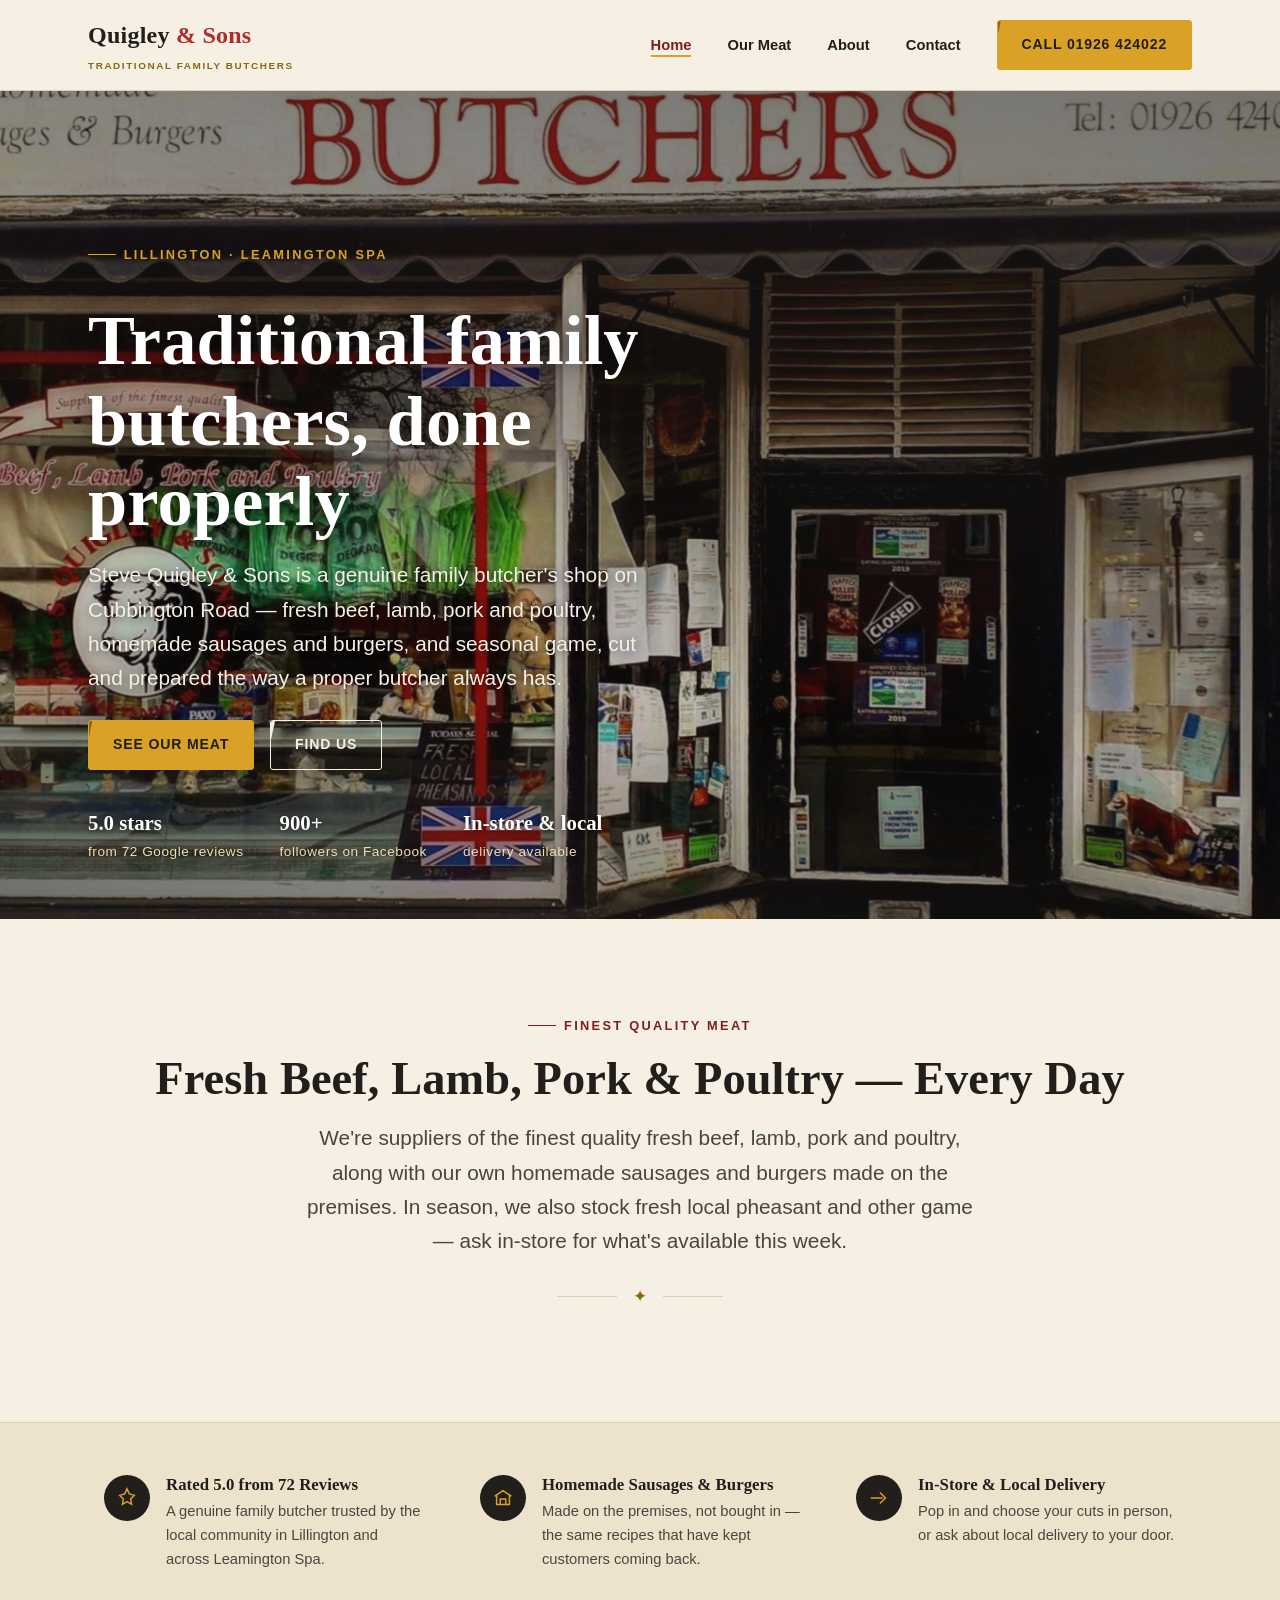
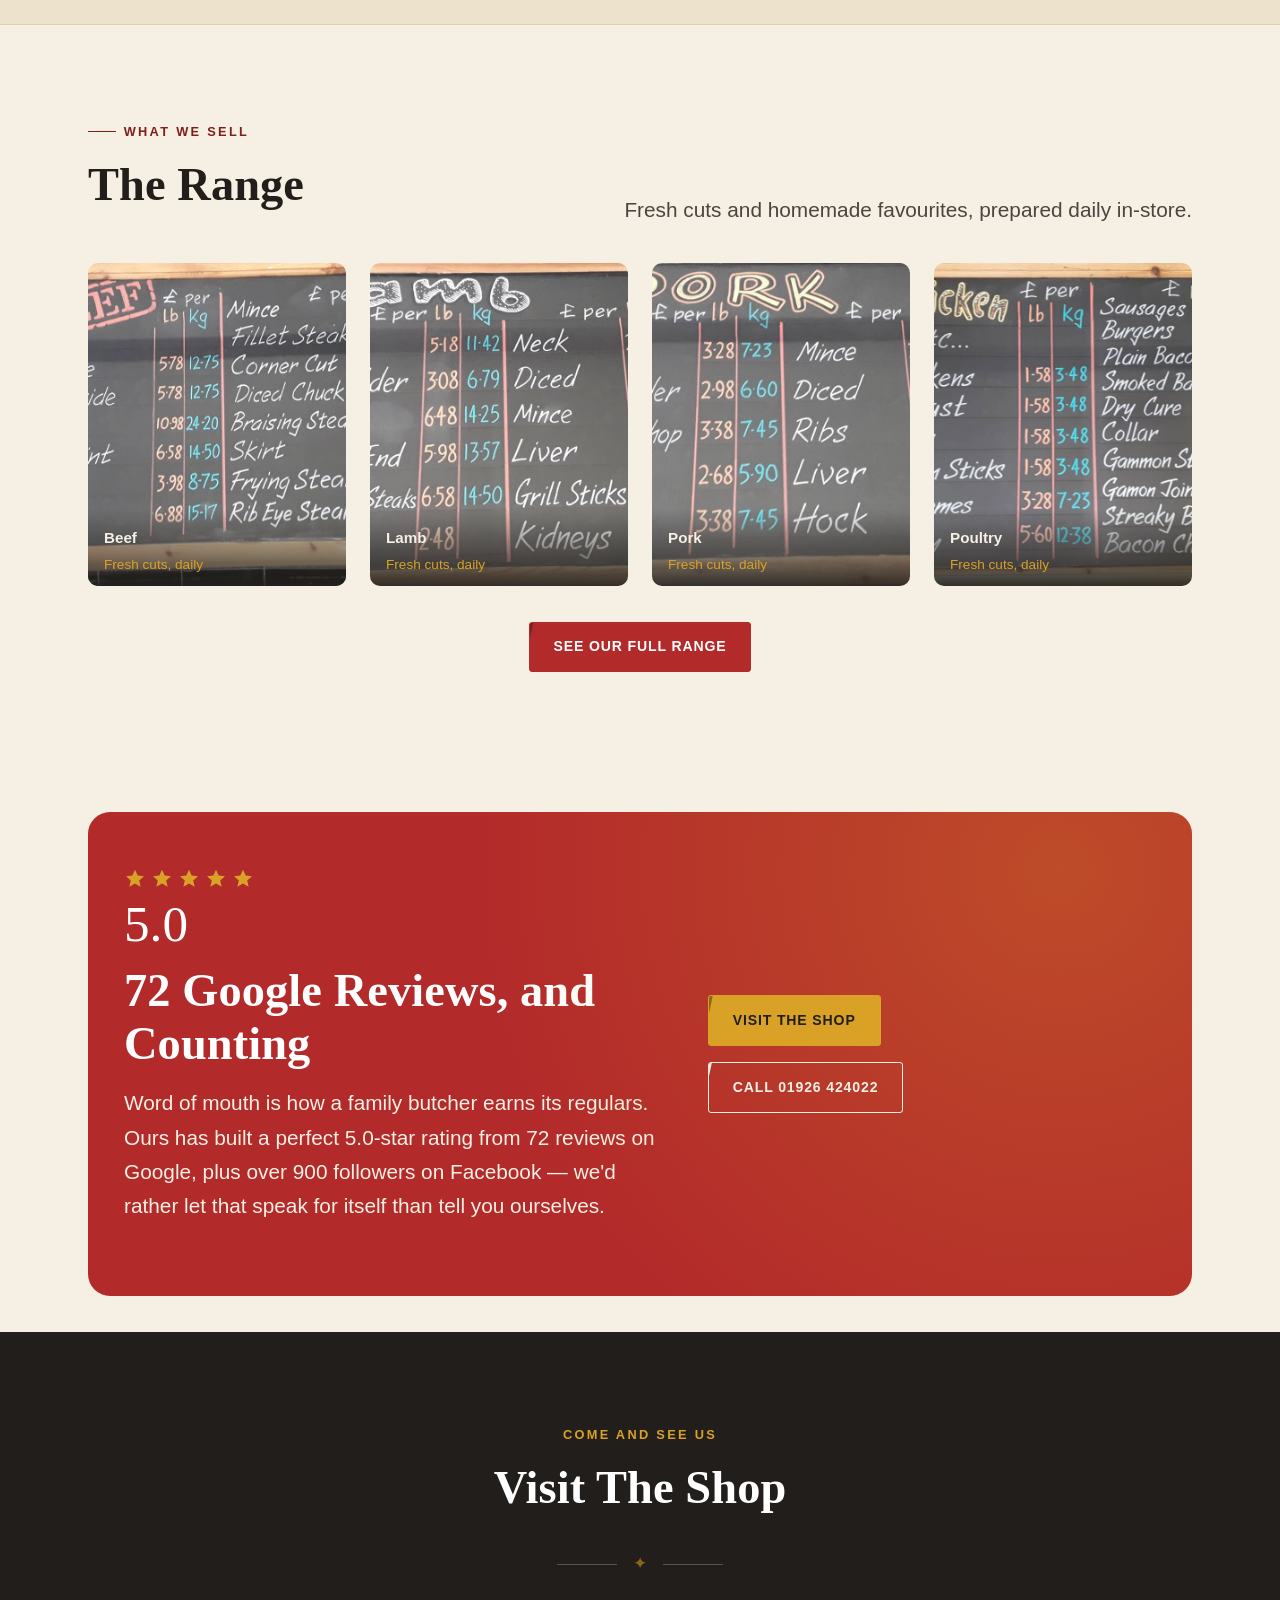
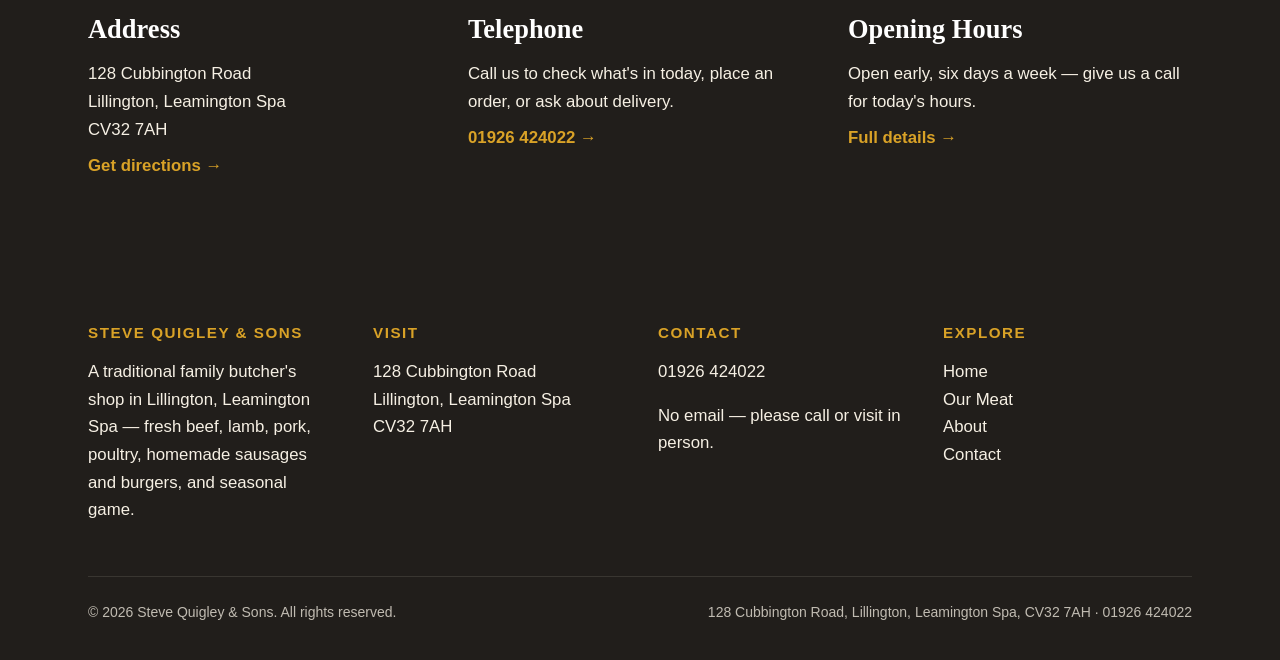
<file: index.html>
<!DOCTYPE html>
<html lang="en-GB" class="no-js">
<head>
<meta charset="UTF-8">
<meta name="viewport" content="width=device-width, initial-scale=1.0">
<title>Steve Quigley &amp; Sons — Traditional Family Butchers, Lillington, Leamington Spa</title>
<meta name="description" content="Steve Quigley &amp; Sons, 128 Cubbington Road, Lillington, Leamington Spa — a traditional family butcher's shop. Fresh beef, lamb, pork and poultry, homemade sausages and burgers, and seasonal game. Rated 5.0 from 72 Google reviews.">
<link rel="icon" type="image/svg+xml" href="assets/img/favicon.svg">
<link rel="stylesheet" href="assets/css/tokens.css">
<link rel="stylesheet" href="assets/css/main.css">
<style>
  /* ============================================================
     Home page — hero on the real shopfront photo + supporting sections
     Page-specific styles only; shared components live in main.css
     ============================================================ */

  /* ---- Hero ---- */
  .hero {
    position: relative;
    min-height: clamp(520px, 92vh, 880px);
    display: flex;
    align-items: flex-end;
    overflow: hidden;
    background: var(--color-charcoal);
  }
  .hero__media {
    position: absolute;
    inset: 0;
    overflow: hidden;
  }
  .hero__image {
    width: 100%;
    height: 100%;
    object-fit: cover;
    object-position: center 32%;
    transform: scale(1.06);
    filter: saturate(1);
    will-change: transform;
  }
  /* Scrim: charcoal wash, angled top -> transparent so the cream headline text
     stays legible without a flat cheap overlay. Paired with text-shadow on the
     headline/lead below for reliable legibility on top of a busy photo. */
  .hero__scrim {
    position: absolute;
    inset: 0;
    background: linear-gradient(190deg,
      rgba(33, 30, 27, 0.62) 0%,
      rgba(33, 30, 27, 0.48) 38%,
      rgba(33, 30, 27, 0.28) 68%,
      rgba(33, 30, 27, 0.66) 100%);
    transition: opacity 1.2s var(--ease-out);
  }
  @keyframes hero-settle {
    from { transform: scale(1.06); filter: saturate(0.92); }
    to   { transform: scale(1); filter: saturate(1); }
  }
  .hero__image.is-active {
    animation: hero-settle 5.5s var(--ease-out) forwards;
  }
  .hero__media.is-active .hero__scrim { opacity: 1; }
  .hero__scrim { opacity: 1; }

  /* Static / reduced-motion fallback: correct final composition, no motion */
  .hero__image.is-static {
    animation: none !important;
    transform: scale(1) !important;
    filter: none !important;
  }
  .hero__scrim.is-static { opacity: 0.78 !important; }

  .hero__content {
    position: relative;
    z-index: 2;
    width: 100%;
    padding-block: var(--space-6) var(--space-5);
    color: var(--color-cream);
  }
  .hero__eyebrow {
    color: var(--color-mustard);
    text-shadow: 0 1px 4px rgba(33, 30, 27, 0.7);
  }
  .hero__eyebrow::before { background: var(--color-mustard); }
  .hero__rule {
    width: 96px;
    height: 2px;
    background: var(--color-mustard);
    margin: 0 0 var(--space-2);
    transform: scaleX(0);
    transform-origin: left center;
    transition: transform 0.9s var(--ease-brass);
    transition-delay: 0.15s;
  }
  .hero__rule.is-active { transform: scaleX(1); }
  .hero__rule.is-static { transform: scaleX(1); transition: none; }

  .hero h1 {
    color: var(--color-white);
    max-width: 18ch;
    font-size: var(--fs-h1);
    text-shadow: 0 2px 20px rgba(0, 0, 0, 0.55);
  }
  .hero__lead {
    font-family: var(--font-sans);
    font-size: var(--fs-lead);
    color: var(--color-cream);
    max-width: 48ch;
    text-shadow: 0 1px 10px rgba(0, 0, 0, 0.5);
  }
  .hero__actions {
    display: flex;
    flex-wrap: wrap;
    gap: var(--space-2);
    margin-top: var(--space-3);
  }
  .hero__meta {
    margin-top: var(--space-4);
    display: flex;
    flex-wrap: wrap;
    gap: var(--space-4);
    font-family: var(--font-sans);
    font-size: 0.85rem;
    letter-spacing: 0.04em;
    color: var(--color-mustard-pale);
    text-shadow: 0 1px 6px rgba(0, 0, 0, 0.5);
  }
  .hero__meta strong {
    display: block;
    font-family: var(--font-display);
    font-size: 1.3rem;
    color: var(--color-white);
    letter-spacing: 0;
  }

  @media (prefers-reduced-motion: reduce) {
    .hero__image { transform: none; animation: none; }
    .hero__scrim { opacity: 0.78; }
    .hero__rule { transform: scaleX(1); transition: none; }
  }

  /* On narrow viewports this crop lands the real photo's own red "BUTCHERS"
     signage lettering directly behind the eyebrow — measured at only ~3:1
     against the real photo pixel there, below the 4.5:1 needed for text this
     small (per the QA rule: scrim + text-shadow together is not automatically
     enough — verified against the real photo, not just a screenshot). Give
     the eyebrow a solid dark chip so it reads cleanly regardless of what's
     behind it. !important guards against source-order drift since both
     rules share identical specificity. */
  @media (max-width: 639px) {
    .hero .eyebrow {
      background: rgba(33, 30, 27, 0.75) !important;
      color: var(--color-white) !important;
      padding: 0.3em 0.7em 0.3em 0 !important;
      border-radius: 2px !important;
    }
    .hero .eyebrow::before { background: var(--color-mustard) !important; }
  }

  /* ---- Intro / tagline ---- */
  .intro {
    text-align: center;
  }
  .intro__lead {
    margin-inline: auto;
    font-size: var(--fs-lead);
  }
  .intro .ornament { margin-top: var(--space-3); }

  /* ---- Trust strip ---- */
  .trust {
    background: var(--color-cream-deep);
    border-block: 1px solid var(--color-line);
  }
  .trust-grid {
    display: grid;
    grid-template-columns: repeat(3, 1fr);
    gap: var(--space-3);
  }
  .trust-item {
    display: flex;
    align-items: flex-start;
    gap: var(--space-2);
    padding: var(--space-2);
  }
  .trust-item__icon {
    flex-shrink: 0;
    width: 46px;
    height: 46px;
    border-radius: 50%;
    background: var(--color-charcoal);
    display: flex;
    align-items: center;
    justify-content: center;
  }
  .trust-item__icon svg { width: 22px; height: 22px; }
  .trust-item h3 {
    font-size: 1.05rem;
    margin-bottom: 0.25em;
  }
  .trust-item p {
    font-family: var(--font-sans);
    font-size: 0.92rem;
    color: var(--color-text-soft);
    margin: 0;
  }
  @media (max-width: 899px) {
    .trust-grid { grid-template-columns: 1fr; }
  }

  /* ---- Range preview grid (product categories) ---- */
  .range-grid {
    display: grid;
    grid-template-columns: repeat(4, 1fr);
    gap: var(--space-3);
  }
  .range-grid .gallery-item {
    aspect-ratio: 4 / 5;
  }
  @media (max-width: 1199px) {
    .range-grid { grid-template-columns: repeat(2, 1fr); }
  }
  @media (max-width: 639px) {
    .range-grid { grid-template-columns: 1fr; }
  }
  .section-head {
    display: flex;
    flex-wrap: wrap;
    align-items: flex-end;
    justify-content: space-between;
    gap: var(--space-3);
    margin-bottom: var(--space-4);
  }
  .section-head .lead { margin-bottom: 0; }

  /* ---- Rating callout ---- */
  .rating-callout {
    background: var(--color-red);
    color: var(--color-white);
    border-radius: var(--radius-lg);
    padding: var(--space-5) var(--space-4);
    display: grid;
    grid-template-columns: 1.1fr 0.9fr;
    gap: var(--space-4);
    align-items: center;
    position: relative;
    overflow: hidden;
  }
  .rating-callout::before {
    content: "";
    position: absolute;
    inset: 0;
    background: radial-gradient(circle at 88% 12%, rgba(217, 162, 39, 0.28), transparent 55%);
    pointer-events: none;
  }
  .rating-callout h2 { color: var(--color-white); }
  .rating-callout .lead { color: var(--color-cream); font-family: var(--font-sans); }
  .rating-callout__stars {
    display: flex;
    align-items: center;
    gap: 0.3em;
    color: var(--color-mustard);
    margin-bottom: var(--space-1);
  }
  .rating-callout__stars svg { width: 22px; height: 22px; }
  .rating-callout__figure {
    font-family: var(--font-display);
    font-size: clamp(2.6rem, 4vw, 3.4rem);
    color: var(--color-white);
    line-height: 1;
  }
  .rating-callout__actions {
    position: relative;
    z-index: 1;
    display: flex;
    flex-direction: column;
    gap: var(--space-2);
    align-items: flex-start;
  }
  @media (max-width: 899px) {
    .rating-callout { grid-template-columns: 1fr; }
  }

  /* ---- Visit-us CTA band ---- */
  .visit-band {
    background: var(--color-charcoal);
    color: var(--color-cream);
  }
  .visit-grid {
    display: grid;
    grid-template-columns: repeat(3, 1fr);
    gap: var(--space-4);
    align-items: start;
  }
  .visit-grid h3 { color: var(--color-white); }
  .visit-card {
    font-family: var(--font-sans);
  }
  .visit-card p { color: var(--color-cream); margin: 0; }
  .visit-card a.visit-link {
    display: inline-block;
    margin-top: 0.5em;
    color: var(--color-mustard);
    font-weight: 700;
    text-decoration: none;
    border-bottom: 1px solid transparent;
  }
  .visit-card a.visit-link:hover { border-color: var(--color-mustard); }
  .visit-band .ornament { margin-block: var(--space-4); }
  .visit-band .ornament::before, .visit-band .ornament::after { background: rgba(246, 240, 228, 0.25); }
  .visit-cta-actions {
    display: flex;
    flex-wrap: wrap;
    gap: var(--space-2);
    margin-top: var(--space-3);
  }
  @media (max-width: 899px) {
    .visit-grid { grid-template-columns: 1fr; }
  }
</style>
</head>
<body>
<a class="skip-link" href="#main">Skip to main content</a>

<div class="scroll-progress" aria-hidden="true"><div class="scroll-progress__fill"></div></div>

<header class="site-header">
  <div class="container nav">
    <a class="nav__brand" href="index.html">
      <span>
        <span class="nav__brand-mark">Quigley<span> &amp; Sons</span></span>
        <span class="nav__brand-sub">Traditional Family Butchers</span>
      </span>
    </a>
    <button class="nav__toggle" aria-expanded="false" aria-controls="primary-nav" aria-label="Toggle menu">
      <span class="nav__toggle-icon"></span>
    </button>
    <ul class="nav__menu" id="primary-nav" data-open="false">
      <li><a href="index.html" aria-current="page">Home</a></li>
      <li><a href="meat.html">Our Meat</a></li>
      <li><a href="about.html">About</a></li>
      <li><a href="contact.html">Contact</a></li>
      <li><a class="btn btn--mustard" href="tel:01926424022">Call 01926 424022</a></li>
    </ul>
  </div>
</header>

<main id="main">

  <!-- ============ HERO: real shopfront photo ============ -->
  <section class="hero">
    <div class="hero__media" data-hero-patina>
      <img
        class="hero__image"
        src="assets/img/facebook/fb-cover-shopfront-butchers-sign.jpg"
        alt="The Steve Quigley &amp; Sons shopfront on Cubbington Road, Lillington — a cream fascia with Traditional Family Butchers and BUTCHERS painted in red lettering, a black-and-white striped awning, stone-clad frontage, and window displays of fresh meat"
        width="1440" height="1440"
        fetchpriority="high">
      <div class="hero__scrim"></div>
    </div>
    <div class="container hero__content">
      <p class="hero__eyebrow eyebrow">Lillington &middot; Leamington Spa</p>
      <div class="hero__rule"></div>
      <h1 data-reveal="up" data-reveal-delay="1">Traditional family butchers, done properly</h1>
      <p class="hero__lead" data-reveal="up" data-reveal-delay="2">
        Steve Quigley &amp; Sons is a genuine family butcher's shop on Cubbington Road — fresh beef,
        lamb, pork and poultry, homemade sausages and burgers, and seasonal game, cut and prepared
        the way a proper butcher always has.
      </p>
      <div class="hero__actions" data-reveal="up" data-reveal-delay="3">
        <a class="btn btn--mustard" href="meat.html">See Our Meat</a>
        <a class="btn btn--on-dark" href="contact.html">Find Us</a>
      </div>
      <div class="hero__meta" data-reveal="up" data-reveal-delay="3">
        <span><strong>5.0 stars</strong>from 72 Google reviews</span>
        <span><strong>900+</strong>followers on Facebook</span>
        <span><strong>In-store &amp; local</strong>delivery available</span>
      </div>
    </div>
  </section>

  <!-- ============ INTRO / TAGLINE ============ -->
  <section class="section intro">
    <div class="container" data-reveal="up">
      <p class="eyebrow text-center">Finest quality meat</p>
      <h2>Fresh Beef, Lamb, Pork &amp; Poultry — Every Day</h2>
      <p class="lead intro__lead">
        We're suppliers of the finest quality fresh beef, lamb, pork and poultry, along with our own
        homemade sausages and burgers made on the premises. In season, we also stock fresh local
        pheasant and other game — ask in-store for what's available this week.
      </p>
      <div class="ornament" aria-hidden="true">&#10022;</div>
    </div>
  </section>

  <!-- ============ TRUST / SERVICES STRIP ============ -->
  <section class="trust section--tight">
    <div class="container trust-grid">
      <div class="trust-item" data-reveal="up" data-reveal-delay="1">
        <span class="trust-item__icon" aria-hidden="true">
          <svg viewBox="0 0 24 24" fill="none" stroke="#D9A227" stroke-width="1.6"><path d="M12 2l2.5 5.5L20 9l-4 4 1 6-5-3-5 3 1-6-4-4 5.5-1.5z"/></svg>
        </span>
        <div>
          <h3>Rated 5.0 from 72 Reviews</h3>
          <p>A genuine family butcher trusted by the local community in Lillington and across Leamington Spa.</p>
        </div>
      </div>
      <div class="trust-item" data-reveal="up" data-reveal-delay="2">
        <span class="trust-item__icon" aria-hidden="true">
          <svg viewBox="0 0 24 24" fill="none" stroke="#D9A227" stroke-width="1.6"><path d="M3 10l9-6 9 6M5 9v10h14V9M9 19v-6h6v6"/></svg>
        </span>
        <div>
          <h3>Homemade Sausages &amp; Burgers</h3>
          <p>Made on the premises, not bought in — the same recipes that have kept customers coming back.</p>
        </div>
      </div>
      <div class="trust-item" data-reveal="up" data-reveal-delay="3">
        <span class="trust-item__icon" aria-hidden="true">
          <svg viewBox="0 0 24 24" fill="none" stroke="#D9A227" stroke-width="1.6"><path d="M3 12h13M13 6l6 6-6 6"/></svg>
        </span>
        <div>
          <h3>In-Store &amp; Local Delivery</h3>
          <p>Pop in and choose your cuts in person, or ask about local delivery to your door.</p>
        </div>
      </div>
    </div>
  </section>

  <!-- ============ RANGE PREVIEW GRID ============ -->
  <section class="section">
    <div class="container">
      <div class="section-head" data-reveal="up">
        <div>
          <p class="eyebrow">What we sell</p>
          <h2>The Range</h2>
        </div>
        <p class="lead">Fresh cuts and homemade favourites, prepared daily in-store.</p>
      </div>

      <div class="range-grid">
        <a class="gallery-item" href="meat.html" data-reveal="scale" data-reveal-delay="1">
          <img src="assets/img/facebook/fb-price-board-beef.jpg" width="960" height="720" loading="lazy" alt="Handwritten chalkboard listing beef cuts and prices in-store, including mince, fillet steak, silverside and braising steak">
          <span class="gallery-item__caption">
            <span class="title">Beef</span>
            <span class="price">Fresh cuts, daily</span>
          </span>
        </a>
        <a class="gallery-item" href="meat.html" data-reveal="scale" data-reveal-delay="2">
          <img src="assets/img/facebook/fb-price-board-lamb.jpg" width="960" height="720" loading="lazy" alt="Handwritten chalkboard listing lamb cuts and prices in-store, including leg, shoulder, loin and best end">
          <span class="gallery-item__caption">
            <span class="title">Lamb</span>
            <span class="price">Fresh cuts, daily</span>
          </span>
        </a>
        <a class="gallery-item" href="meat.html" data-reveal="scale" data-reveal-delay="3">
          <img src="assets/img/facebook/fb-price-board-pork.jpg" width="960" height="720" loading="lazy" alt="Handwritten chalkboard listing pork cuts and prices in-store, including leg, shoulder, chops and ribs">
          <span class="gallery-item__caption">
            <span class="title">Pork</span>
            <span class="price">Fresh cuts, daily</span>
          </span>
        </a>
        <a class="gallery-item" href="meat.html" data-reveal="scale" data-reveal-delay="4">
          <img src="assets/img/facebook/fb-price-board-chicken.jpg" width="960" height="720" loading="lazy" alt="Handwritten chalkboard listing chicken and poultry cuts and prices in-store, including whole chickens, breast and drumsticks, plus homemade sausages and bacon">
          <span class="gallery-item__caption">
            <span class="title">Poultry</span>
            <span class="price">Fresh cuts, daily</span>
          </span>
        </a>
      </div>

      <p class="text-center" style="margin-top: var(--space-4);" data-reveal="up">
        <a class="btn btn--primary" href="meat.html">See Our Full Range</a>
      </p>
    </div>
  </section>

  <!-- ============ RATING CALLOUT ============ -->
  <section class="section section--tight">
    <div class="container">
      <div class="rating-callout" data-reveal="up">
        <div>
          <div class="rating-callout__stars" aria-hidden="true">
            <svg viewBox="0 0 24 24" fill="currentColor"><path d="M12 2l2.9 6.3 6.9.7-5.2 4.7 1.5 6.8L12 17l-6.1 3.5 1.5-6.8L2.2 9l6.9-.7z"/></svg>
            <svg viewBox="0 0 24 24" fill="currentColor"><path d="M12 2l2.9 6.3 6.9.7-5.2 4.7 1.5 6.8L12 17l-6.1 3.5 1.5-6.8L2.2 9l6.9-.7z"/></svg>
            <svg viewBox="0 0 24 24" fill="currentColor"><path d="M12 2l2.9 6.3 6.9.7-5.2 4.7 1.5 6.8L12 17l-6.1 3.5 1.5-6.8L2.2 9l6.9-.7z"/></svg>
            <svg viewBox="0 0 24 24" fill="currentColor"><path d="M12 2l2.9 6.3 6.9.7-5.2 4.7 1.5 6.8L12 17l-6.1 3.5 1.5-6.8L2.2 9l6.9-.7z"/></svg>
            <svg viewBox="0 0 24 24" fill="currentColor"><path d="M12 2l2.9 6.3 6.9.7-5.2 4.7 1.5 6.8L12 17l-6.1 3.5 1.5-6.8L2.2 9l6.9-.7z"/></svg>
          </div>
          <span class="rating-callout__figure">5.0</span>
          <h2 style="margin-top: 0.3em;">72 Google Reviews, and Counting</h2>
          <p class="lead">
            Word of mouth is how a family butcher earns its regulars. Ours has built a perfect
            5.0-star rating from 72 reviews on Google, plus over 900 followers on Facebook —
            we'd rather let that speak for itself than tell you ourselves.
          </p>
        </div>
        <div class="rating-callout__actions">
          <a class="btn btn--mustard" href="contact.html">Visit The Shop</a>
          <a class="btn btn--ghost btn--on-dark" href="tel:01926424022">Call 01926 424022</a>
        </div>
      </div>
    </div>
  </section>

  <!-- ============ VISIT US / CONTACT CTA BAND ============ -->
  <section class="section section--deep visit-band">
    <div class="container">
      <div class="text-center" data-reveal="up">
        <p class="eyebrow eyebrow--on-dark">Come and see us</p>
        <h2>Visit The Shop</h2>
      </div>
      <div class="ornament" aria-hidden="true">&#10022;</div>
      <div class="visit-grid">
        <div class="visit-card" data-reveal="up" data-reveal-delay="1">
          <h3>Address</h3>
          <p>128 Cubbington Road<br>Lillington, Leamington Spa<br>CV32 7AH</p>
          <a class="visit-link" href="contact.html">Get directions &rarr;</a>
        </div>
        <div class="visit-card" data-reveal="up" data-reveal-delay="2">
          <h3>Telephone</h3>
          <p>Call us to check what's in today, place an order, or ask about delivery.</p>
          <a class="visit-link" href="tel:01926424022">01926 424022 &rarr;</a>
        </div>
        <div class="visit-card" data-reveal="up" data-reveal-delay="3">
          <h3>Opening Hours</h3>
          <p>Open early, six days a week — give us a call for today's hours.</p>
          <a class="visit-link" href="contact.html">Full details &rarr;</a>
        </div>
      </div>
    </div>
  </section>

</main>

<footer class="site-footer">
  <div class="container">
    <div class="footer-grid">
      <div>
        <h3>Steve Quigley &amp; Sons</h3>
        <p>A traditional family butcher's shop in Lillington, Leamington Spa — fresh beef, lamb, pork, poultry, homemade sausages and burgers, and seasonal game.</p>
      </div>
      <div>
        <h3>Visit</h3>
        <p>128 Cubbington Road<br>Lillington, Leamington Spa<br>CV32 7AH</p>
      </div>
      <div>
        <h3>Contact</h3>
        <p><a href="tel:01926424022">01926 424022</a></p>
        <p>No email — please call or visit in person.</p>
      </div>
      <div>
        <h3>Explore</h3>
        <p>
          <a href="index.html">Home</a><br>
          <a href="meat.html">Our Meat</a><br>
          <a href="about.html">About</a><br>
          <a href="contact.html">Contact</a>
        </p>
      </div>
    </div>
    <div class="footer-bottom">
      <span>&copy; 2026 Steve Quigley &amp; Sons. All rights reserved.</span>
      <span>128 Cubbington Road, Lillington, Leamington Spa, CV32 7AH &middot; 01926 424022</span>
    </div>
  </div>
</footer>

<script src="assets/js/main.js"></script>
</body>
</html>
</file>
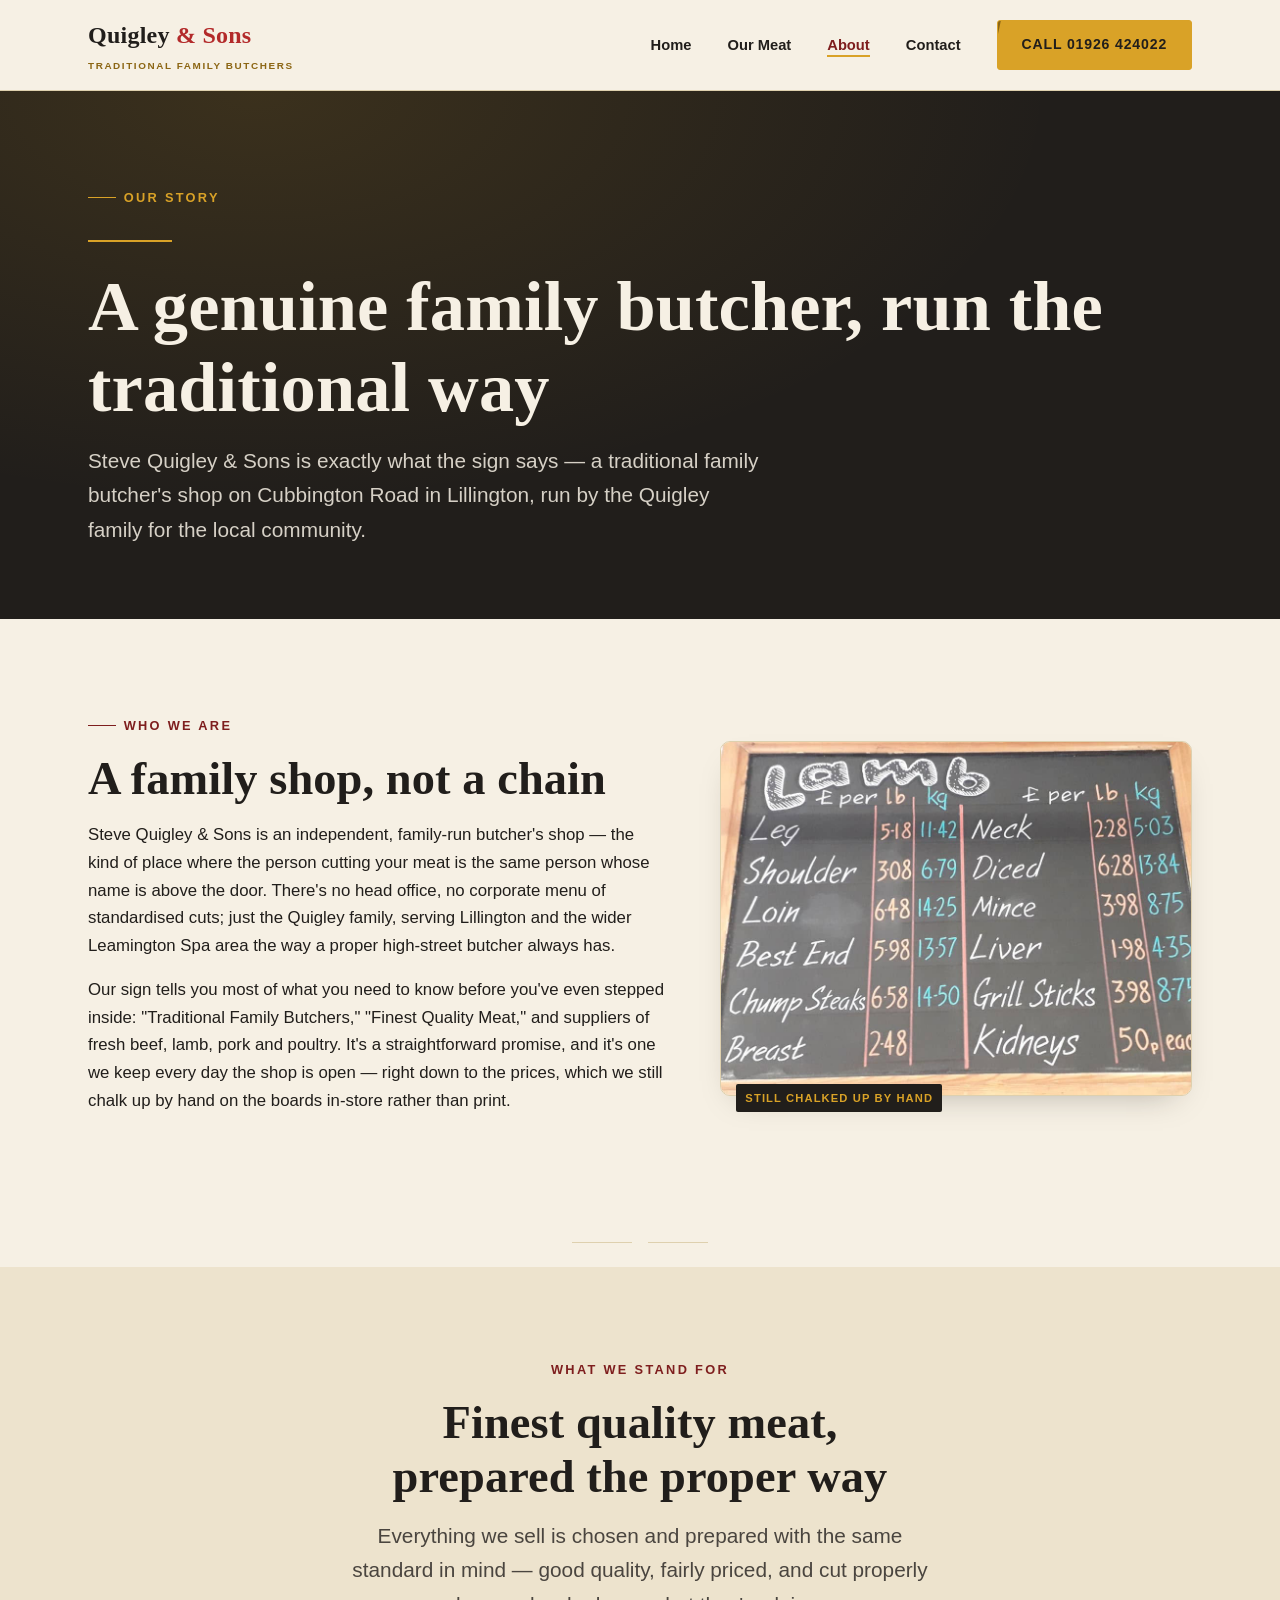
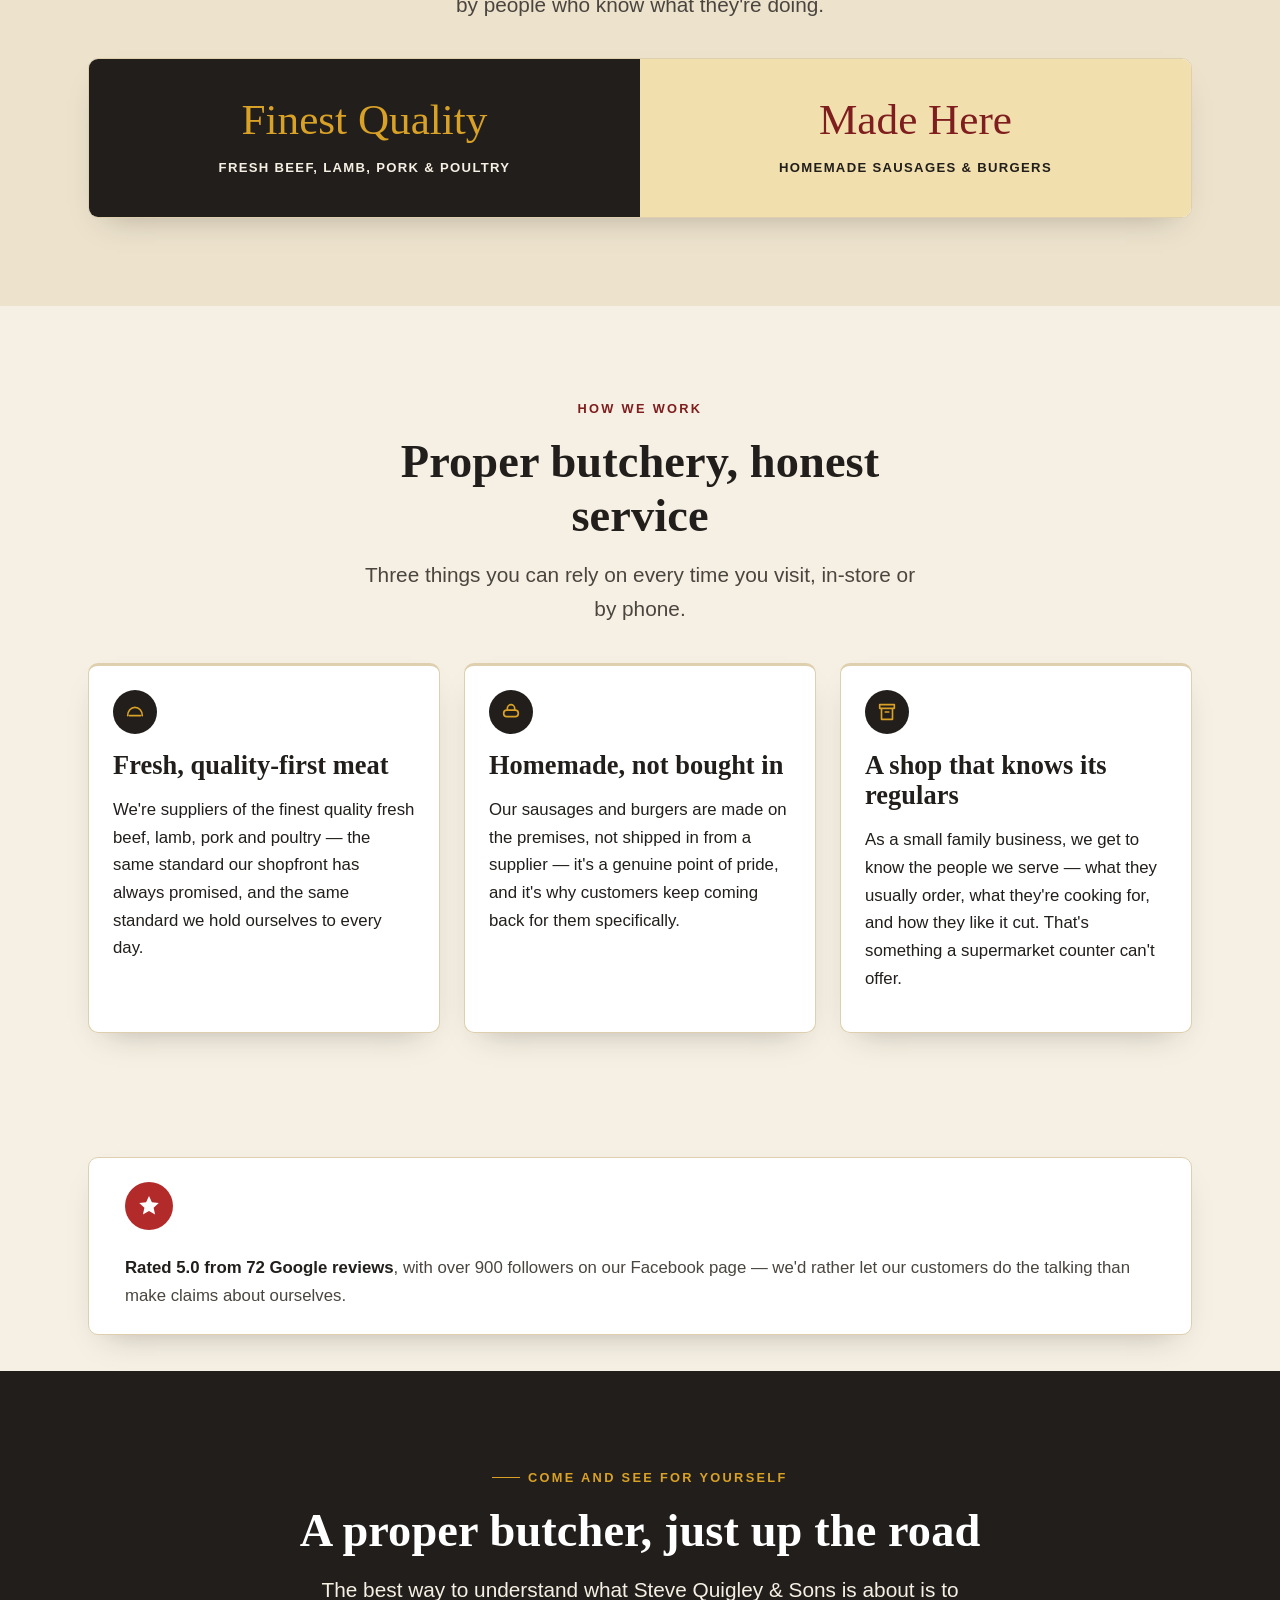
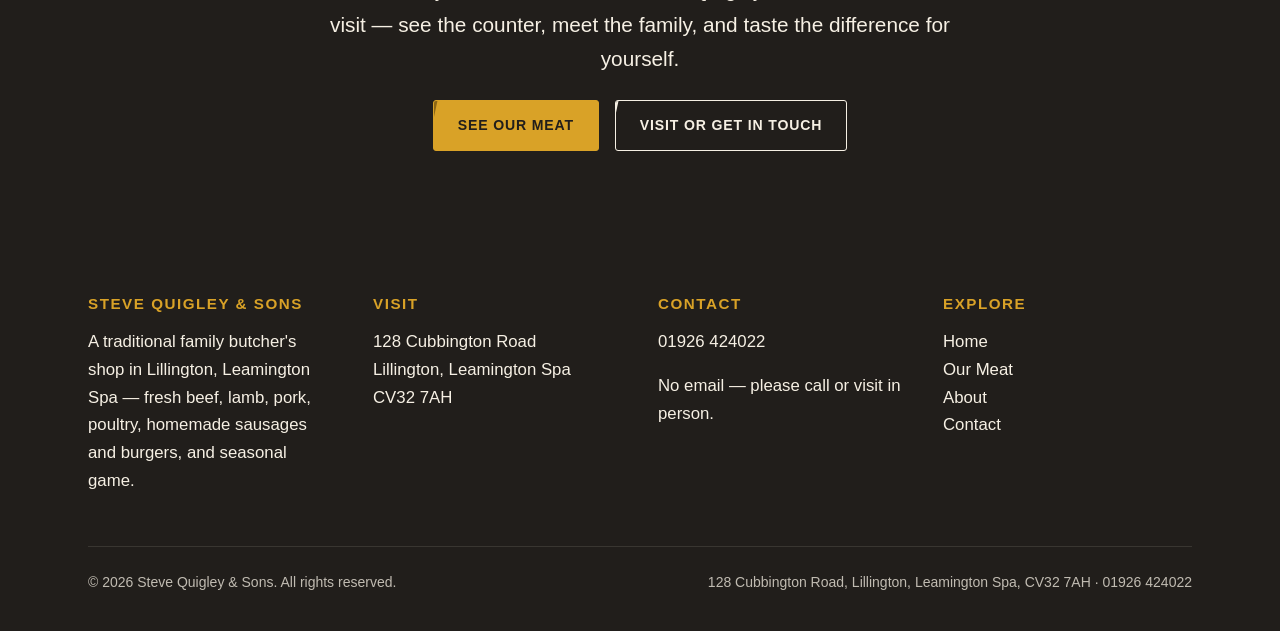
<file: about.html>
<!DOCTYPE html>
<html lang="en-GB" class="no-js">
<head>
<meta charset="UTF-8">
<meta name="viewport" content="width=device-width, initial-scale=1.0">
<title>About Us | Steve Quigley &amp; Sons, Traditional Family Butchers</title>
<meta name="description" content="Steve Quigley &amp; Sons is a genuine family-run traditional butcher's shop in Lillington, Leamington Spa — finest quality meat, homemade sausages and burgers, and honest service, rated 5.0 from 72 Google reviews.">
<link rel="icon" href="assets/img/favicon.svg" type="image/svg+xml">
<link rel="stylesheet" href="assets/css/tokens.css">
<link rel="stylesheet" href="assets/css/main.css">
<style>
  /* ==========================================================================
     About page — page-specific styles
     Reuses shared tokens/components (cards, ornament, label-tag, reveal
     system). Only layout scaffolding for this page's sections lives here.
     ========================================================================== */

  /* ---- Page header: clean charcoal gradient, no photo (matches meat.html's
     .page-header treatment) — keeps the shopfront photo exclusive to the
     home hero rather than repeating it as a banner on every page. ---- */
  .page-header {
    position: relative;
    padding-block: var(--space-6) var(--space-5);
    overflow: hidden;
  }
  .page-header::before {
    content: "";
    position: absolute;
    inset: 0;
    background:
      radial-gradient(ellipse at 20% 0%, rgba(217, 162, 39, 0.14), transparent 55%),
      var(--color-charcoal);
    z-index: -1;
  }
  .page-header .eyebrow { color: var(--color-mustard); }
  .page-header h1, .page-header .lead { color: var(--color-cream); }
  .page-header .lead { color: rgba(246, 240, 228, 0.85); }
  .page-header__rule {
    height: 2px;
    width: 84px;
    background: var(--color-mustard);
    margin: var(--space-2) 0 var(--space-3);
  }

  /* ---- Two-up narrative layout (text + supporting photo) ---- */
  .story-split {
    display: grid;
    grid-template-columns: 1.1fr 0.9fr;
    gap: var(--space-5);
    align-items: center;
  }
  .story-split--reverse .story-split__media { order: 2; }
  .story-split__media img {
    width: 100%;
    height: auto;
    border-radius: var(--radius-md);
    box-shadow: var(--shadow-card);
    border: 1px solid var(--color-line);
  }
  .story-split__media {
    position: relative;
  }
  .story-split__media .label-tag {
    position: absolute;
    left: var(--space-2);
    bottom: calc(-1 * var(--space-2));
  }
  @media (max-width: 899px) {
    .story-split, .story-split--reverse .story-split__media { grid-template-columns: 1fr; order: initial; }
    .story-split { grid-template-columns: 1fr; }
  }

  /* ---- Half/half stat strip (finest quality + homemade) ---- */
  .split-stat {
    display: grid;
    grid-template-columns: repeat(2, 1fr);
    border: 1px solid var(--color-line);
    border-radius: var(--radius-md);
    overflow: hidden;
    background: var(--color-surface);
    box-shadow: var(--shadow-card);
  }
  .split-stat__half {
    padding: var(--space-4);
    text-align: center;
  }
  .split-stat__half:first-child {
    background: var(--color-charcoal);
    color: var(--color-cream);
  }
  .split-stat__half:last-child {
    background: var(--color-mustard-pale);
  }
  .split-stat__figure {
    display: block;
    font-family: var(--font-display);
    font-size: clamp(2rem, 3.4vw, 2.7rem);
    line-height: 1.15;
    margin-bottom: 0.2em;
  }
  .split-stat__half:first-child .split-stat__figure { color: var(--color-mustard); }
  .split-stat__half:last-child .split-stat__figure { color: var(--color-red-dark); }
  .split-stat__label {
    font-family: var(--font-sans);
    text-transform: uppercase;
    letter-spacing: 0.1em;
    font-size: 0.82rem;
    font-weight: 600;
  }
  @media (max-width: 639px) {
    .split-stat { grid-template-columns: 1fr; }
  }

  /* ---- Values grid ---- */
  .values-grid {
    display: grid;
    grid-template-columns: repeat(3, 1fr);
    gap: var(--space-3);
  }
  @media (max-width: 899px) {
    .values-grid { grid-template-columns: 1fr; }
  }
  .value-card__icon {
    width: 44px;
    height: 44px;
    border-radius: 50%;
    background: var(--color-charcoal);
    color: var(--color-mustard);
    display: flex;
    align-items: center;
    justify-content: center;
    margin-bottom: var(--space-2);
  }
  .value-card__icon svg { width: 22px; height: 22px; }

  /* ---- Social proof strip ---- */
  .proof-strip {
    display: flex;
    align-items: center;
    gap: var(--space-3);
    flex-wrap: wrap;
    background: var(--color-surface);
    border: 1px solid var(--color-line);
    border-radius: var(--radius-md);
    padding: var(--space-3) var(--space-4);
    box-shadow: var(--shadow-card);
  }
  .proof-strip__icon {
    flex-shrink: 0;
    width: 48px;
    height: 48px;
    border-radius: 50%;
    background: var(--color-red);
    color: var(--color-white);
    display: flex;
    align-items: center;
    justify-content: center;
  }
  .proof-strip__icon svg { width: 24px; height: 24px; }
  .proof-strip p { margin: 0; color: var(--color-text-soft); }
  .proof-strip strong { color: var(--color-charcoal); }

  /* ---- Final CTA band ---- */
  .cta-band {
    text-align: center;
  }
  .cta-band .btn-row {
    display: flex;
    gap: var(--space-2);
    justify-content: center;
    flex-wrap: wrap;
    margin-top: var(--space-3);
  }
</style>
</head>
<body>

<a class="skip-link" href="#main">Skip to main content</a>

<div class="scroll-progress" aria-hidden="true"><div class="scroll-progress__fill"></div></div>

<header class="site-header">
  <div class="container nav">
    <a class="nav__brand" href="index.html">
      <span>
        <span class="nav__brand-mark">Quigley<span> &amp; Sons</span></span>
        <span class="nav__brand-sub">Traditional Family Butchers</span>
      </span>
    </a>
    <button class="nav__toggle" aria-expanded="false" aria-controls="primary-nav" aria-label="Toggle menu">
      <span class="nav__toggle-icon"></span>
    </button>
    <ul class="nav__menu" id="primary-nav" data-open="false">
      <li><a href="index.html">Home</a></li>
      <li><a href="meat.html">Our Meat</a></li>
      <li><a href="about.html" aria-current="page">About</a></li>
      <li><a href="contact.html">Contact</a></li>
      <li><a class="btn btn--mustard" href="tel:01926424022">Call 01926 424022</a></li>
    </ul>
  </div>
</header>

<main id="main">

  <!-- ============ PAGE HEADER ============ -->
  <section class="page-header">
    <div class="container">
      <span class="eyebrow">Our Story</span>
      <div class="page-header__rule" aria-hidden="true"></div>
      <h1 data-reveal="up" data-reveal-delay="1">A genuine family butcher, run the traditional way</h1>
      <p class="lead" data-reveal="up" data-reveal-delay="2">
        Steve Quigley &amp; Sons is exactly what the sign says — a traditional family butcher's shop
        on Cubbington Road in Lillington, run by the Quigley family for the local community.
      </p>
    </div>
  </section>

  <!-- ============ WHO WE ARE ============ -->
  <section class="section">
    <div class="container">
      <div class="story-split" data-reveal="up">
        <div>
          <p class="eyebrow">Who We Are</p>
          <h2>A family shop, not a chain</h2>
          <p>
            Steve Quigley &amp; Sons is an independent, family-run butcher's shop — the kind of place
            where the person cutting your meat is the same person whose name is above the door.
            There's no head office, no corporate menu of standardised cuts; just the Quigley family,
            serving Lillington and the wider Leamington Spa area the way a proper high-street butcher
            always has.
          </p>
          <p>
            Our sign tells you most of what you need to know before you've even stepped inside:
            "Traditional Family Butchers," "Finest Quality Meat," and suppliers of fresh beef, lamb,
            pork and poultry. It's a straightforward promise, and it's one we keep every day the shop
            is open — right down to the prices, which we still chalk up by hand on the boards
            in-store rather than print.
          </p>
        </div>
        <div class="story-split__media">
          <img
            src="assets/img/facebook/fb-price-board-lamb.jpg"
            alt="Handwritten chalkboard listing lamb cuts and prices in-store, including leg, shoulder, loin and best end"
            width="960" height="720" loading="lazy">
          <span class="label-tag">Still Chalked Up By Hand</span>
        </div>
      </div>
    </div>
  </section>

  <div class="container"><div class="ornament" aria-hidden="true"></div></div>

  <!-- ============ WHAT WE STAND FOR ============ -->
  <section class="section section--cream-deep">
    <div class="container">
      <div class="text-center" data-reveal="up" style="max-width: 62ch; margin-inline: auto;">
        <p class="eyebrow">What We Stand For</p>
        <h2>Finest quality meat, prepared the proper way</h2>
        <p class="lead" style="margin-inline: auto;">
          Everything we sell is chosen and prepared with the same standard in mind — good quality,
          fairly priced, and cut properly by people who know what they're doing.
        </p>
      </div>

      <div class="split-stat" data-reveal="up" data-reveal-delay="1" style="margin-top: var(--space-4);">
        <div class="split-stat__half">
          <span class="split-stat__figure">Finest Quality</span>
          <span class="split-stat__label">Fresh Beef, Lamb, Pork &amp; Poultry</span>
        </div>
        <div class="split-stat__half">
          <span class="split-stat__figure">Made Here</span>
          <span class="split-stat__label">Homemade Sausages &amp; Burgers</span>
        </div>
      </div>
    </div>
  </section>

  <!-- ============ VALUES: HOW WE WORK ============ -->
  <section class="section">
    <div class="container">
      <div class="text-center" data-reveal="up" style="max-width: 60ch; margin-inline: auto;">
        <p class="eyebrow">How We Work</p>
        <h2>Proper butchery, honest service</h2>
        <p class="lead" style="margin-inline: auto;">
          Three things you can rely on every time you visit, in-store or by phone.
        </p>
      </div>

      <div class="values-grid" style="margin-top: var(--space-4);">
        <div class="card" data-reveal="up" data-reveal-delay="1">
          <div class="value-card__icon" aria-hidden="true">
            <svg viewBox="0 0 24 24" fill="none" stroke="currentColor" stroke-width="1.8" stroke-linecap="round" stroke-linejoin="round"><path d="M4 16c0-5 3.5-9 8-9s8 4 8 9M6 16h12"/></svg>
          </div>
          <h3>Fresh, quality-first meat</h3>
          <p>
            We're suppliers of the finest quality fresh beef, lamb, pork and poultry — the same
            standard our shopfront has always promised, and the same standard we hold ourselves to
            every day.
          </p>
        </div>
        <div class="card" data-reveal="up" data-reveal-delay="2">
          <div class="value-card__icon" aria-hidden="true">
            <svg viewBox="0 0 24 24" fill="none" stroke="currentColor" stroke-width="1.8" stroke-linecap="round" stroke-linejoin="round"><rect x="4" y="10" width="16" height="7" rx="3.5"/><path d="M8 10V8a4 4 0 0 1 8 0v2"/></svg>
          </div>
          <h3>Homemade, not bought in</h3>
          <p>
            Our sausages and burgers are made on the premises, not shipped in from a supplier —
            it's a genuine point of pride, and it's why customers keep coming back for them
            specifically.
          </p>
        </div>
        <div class="card" data-reveal="up" data-reveal-delay="3">
          <div class="value-card__icon" aria-hidden="true">
            <svg viewBox="0 0 24 24" fill="none" stroke="currentColor" stroke-width="1.8" stroke-linecap="round" stroke-linejoin="round"><path d="M4 4h16v4H4zM6 8v12h12V8M10 12h4"/></svg>
          </div>
          <h3>A shop that knows its regulars</h3>
          <p>
            As a small family business, we get to know the people we serve — what they usually
            order, what they're cooking for, and how they like it cut. That's something a
            supermarket counter can't offer.
          </p>
        </div>
      </div>
    </div>
  </section>

  <!-- ============ SOCIAL PROOF ============ -->
  <section class="section section--tight">
    <div class="container">
      <div class="proof-strip" data-reveal="up">
        <div class="proof-strip__icon" aria-hidden="true">
          <svg viewBox="0 0 24 24" fill="currentColor"><path d="M12 2l2.9 6.3 6.9.7-5.2 4.7 1.5 6.8L12 17l-6.1 3.5 1.5-6.8L2.2 9l6.9-.7z"/></svg>
        </div>
        <p>
          <strong>Rated 5.0 from 72 Google reviews</strong>, with over 900 followers on our Facebook
          page — we'd rather let our customers do the talking than make claims about ourselves.
        </p>
      </div>
    </div>
  </section>

  <!-- ============ FINAL CTA ============ -->
  <section class="section section--deep">
    <div class="container cta-band" data-reveal="up">
      <p class="eyebrow" style="color: var(--color-mustard); justify-content: center;">Come And See For Yourself</p>
      <h2>A proper butcher, just up the road</h2>
      <p class="lead" style="margin-inline: auto; color: var(--color-cream);">
        The best way to understand what Steve Quigley &amp; Sons is about is to visit — see the
        counter, meet the family, and taste the difference for yourself.
      </p>
      <div class="btn-row">
        <a class="btn btn--mustard" href="meat.html">See our meat</a>
        <a class="btn btn--on-dark" href="contact.html">Visit or get in touch</a>
      </div>
    </div>
  </section>

</main>

<footer class="site-footer">
  <div class="container">
    <div class="footer-grid">
      <div>
        <h3>Steve Quigley &amp; Sons</h3>
        <p>A traditional family butcher's shop in Lillington, Leamington Spa — fresh beef, lamb, pork, poultry, homemade sausages and burgers, and seasonal game.</p>
      </div>
      <div>
        <h3>Visit</h3>
        <address style="font-style: normal;">
          128 Cubbington Road<br>
          Lillington, Leamington Spa<br>
          CV32 7AH
        </address>
      </div>
      <div>
        <h3>Contact</h3>
        <p><a href="tel:01926424022">01926 424022</a></p>
        <p>No email — please call or visit in person.</p>
      </div>
      <div>
        <h3>Explore</h3>
        <ul style="list-style: none; padding: 0; margin: 0;">
          <li><a href="index.html">Home</a></li>
          <li><a href="meat.html">Our Meat</a></li>
          <li><a href="about.html">About</a></li>
          <li><a href="contact.html">Contact</a></li>
        </ul>
      </div>
    </div>
    <div class="footer-bottom">
      <span>&copy; 2026 Steve Quigley &amp; Sons. All rights reserved.</span>
      <span>128 Cubbington Road, Lillington, Leamington Spa, CV32 7AH &middot; 01926 424022</span>
    </div>
  </div>
</footer>

<script src="assets/js/main.js"></script>
</body>
</html>
</file>
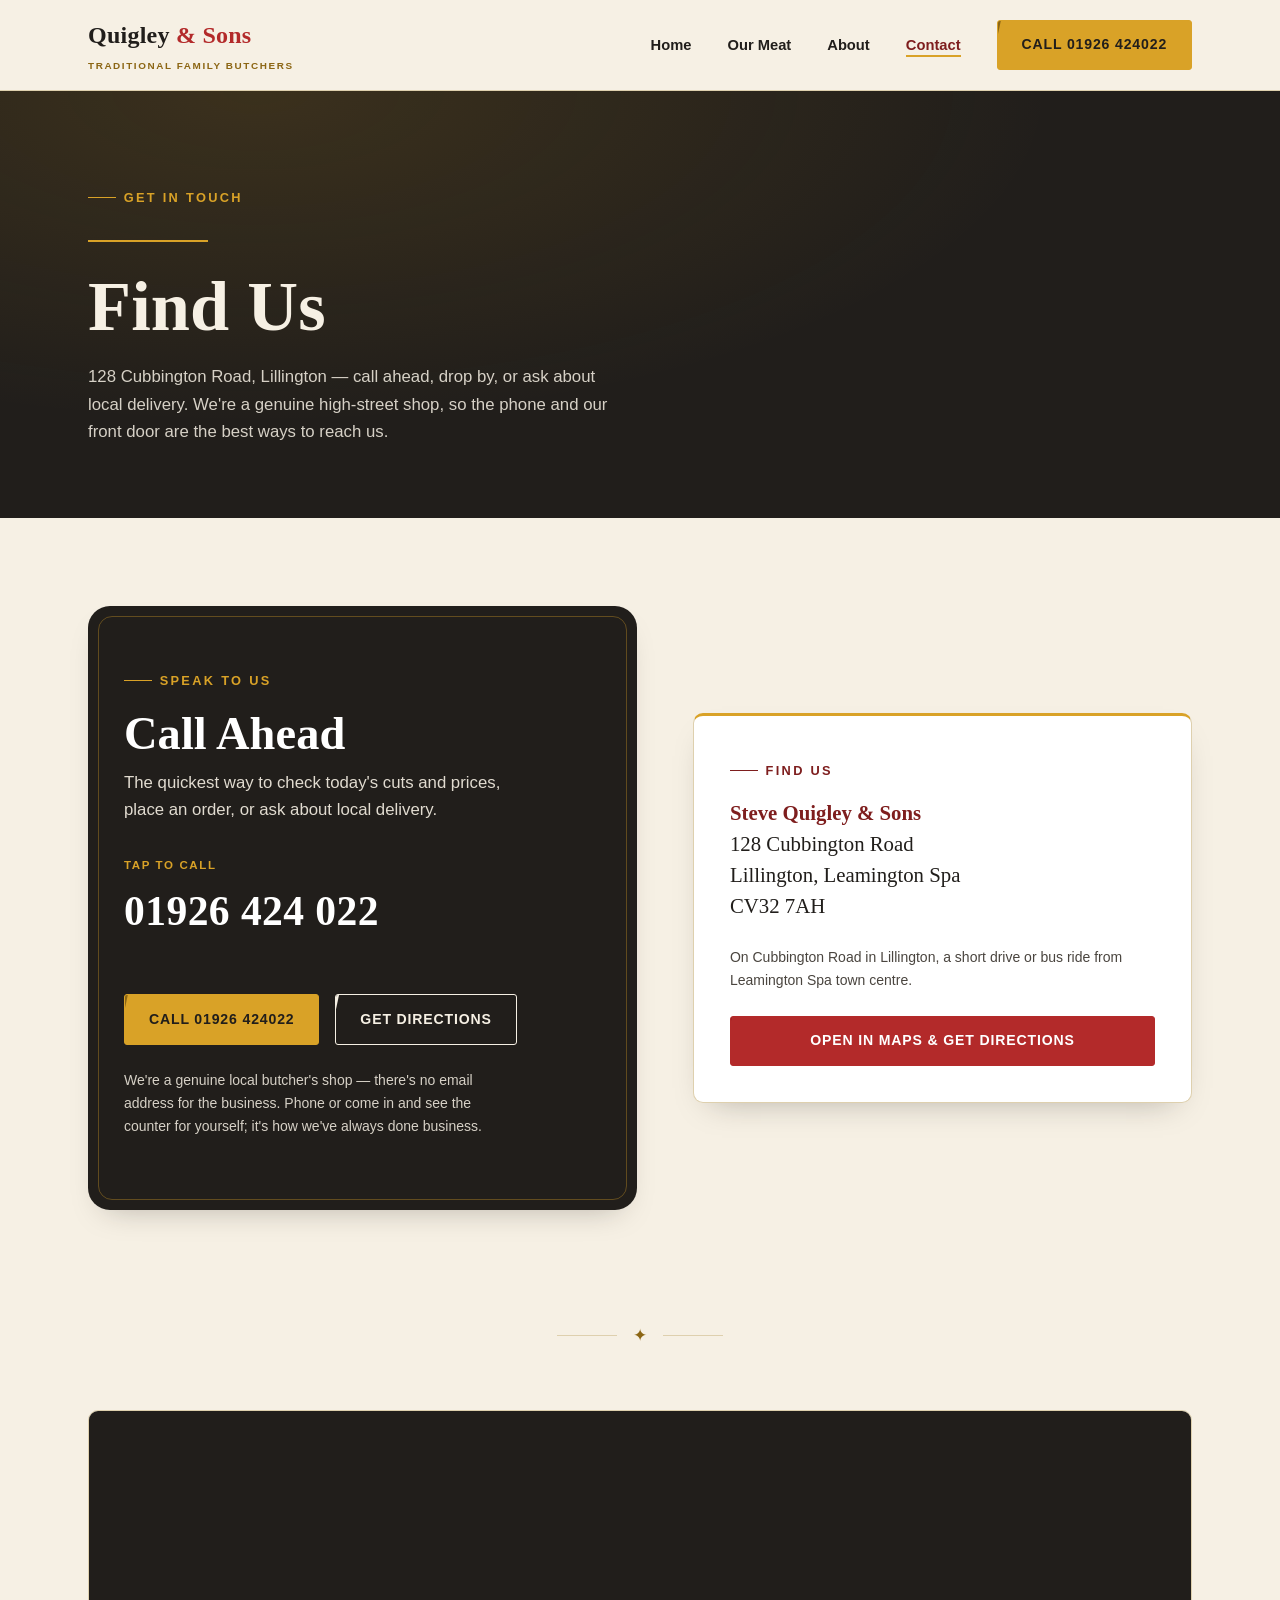
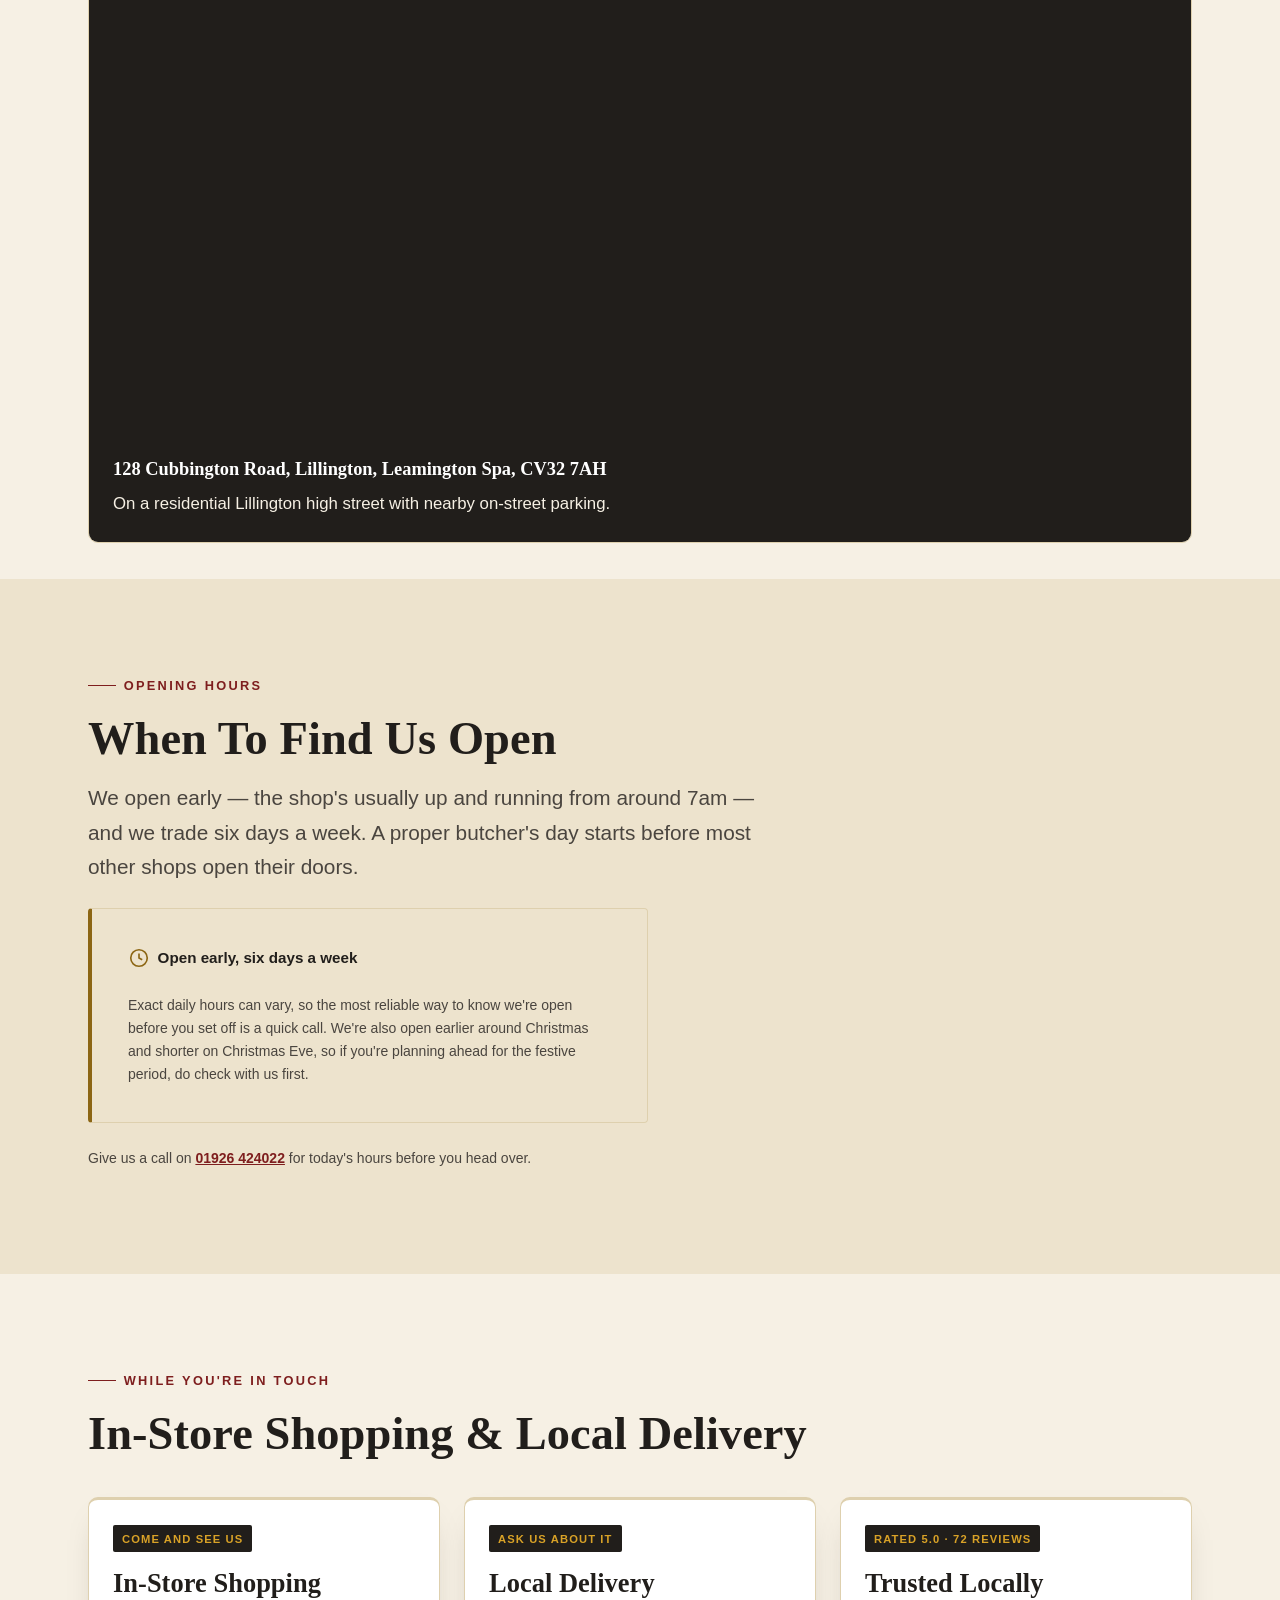
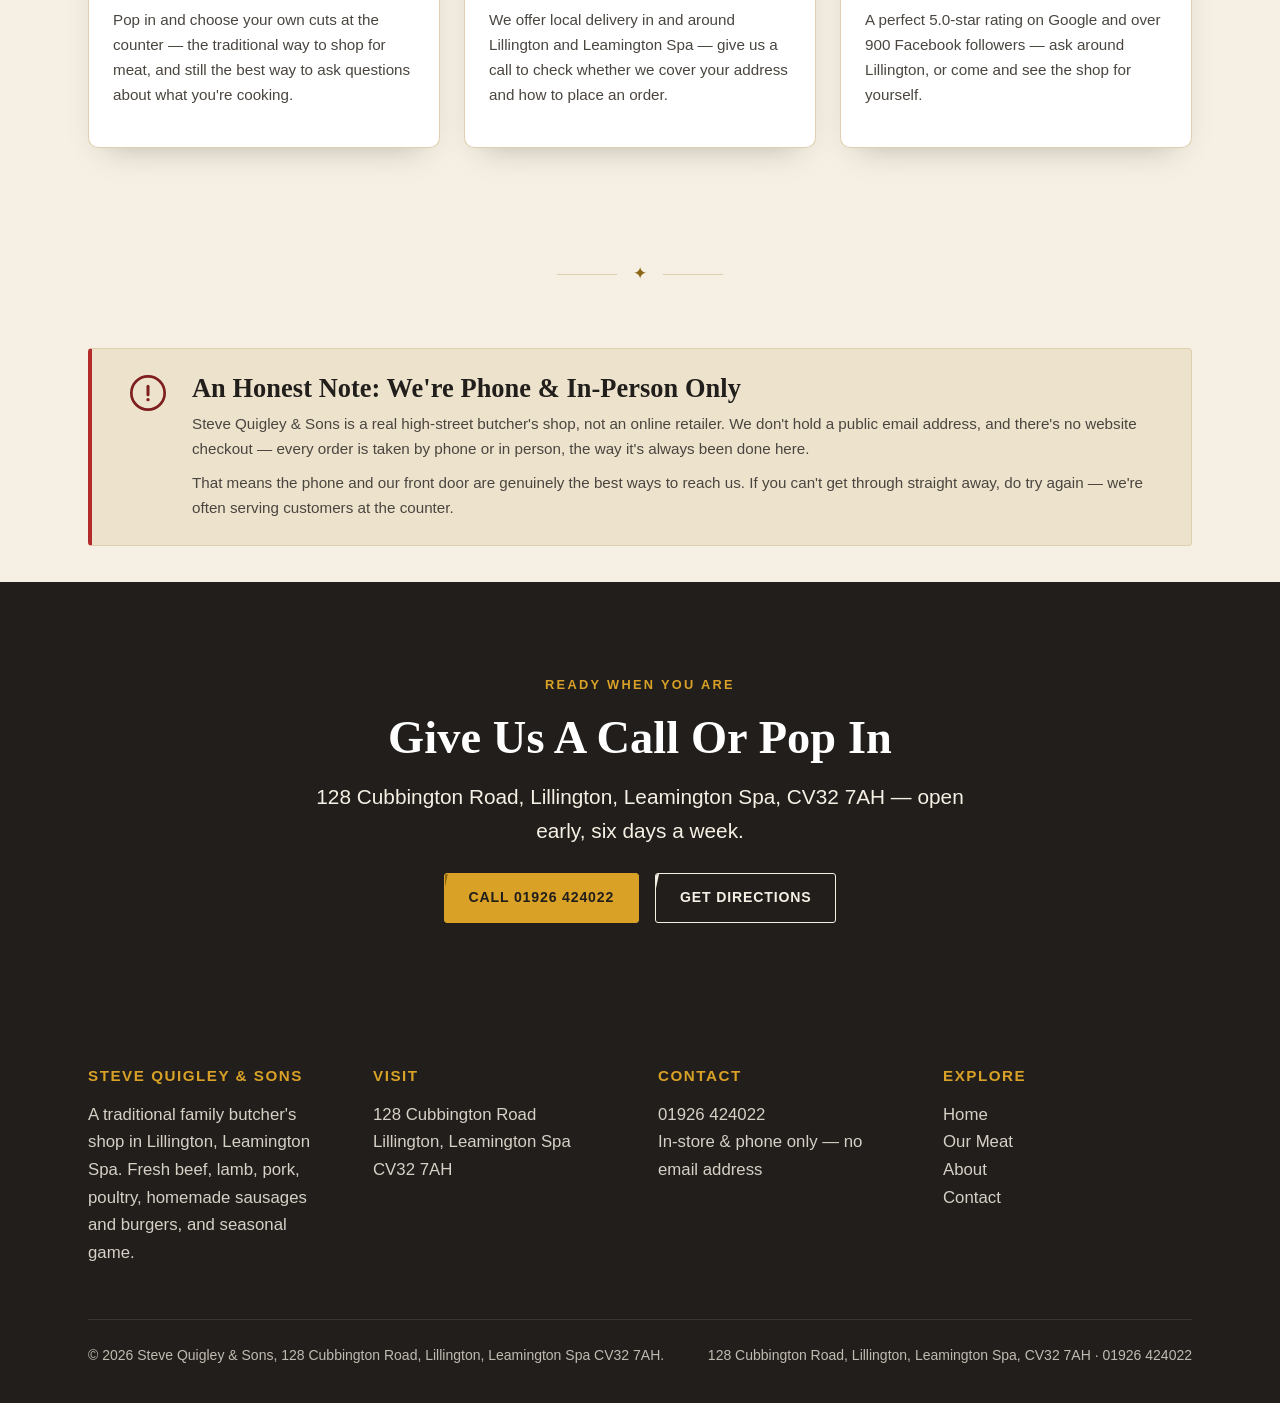
<file: contact.html>
<!DOCTYPE html>
<html lang="en-GB" class="no-js">
<head>
<meta charset="UTF-8">
<meta name="viewport" content="width=device-width, initial-scale=1.0">
<title>Contact &amp; Find Us | Steve Quigley &amp; Sons, Traditional Family Butchers</title>
<meta name="description" content="Visit Steve Quigley &amp; Sons at 128 Cubbington Road, Lillington, Leamington Spa, CV32 7AH. Call 01926 424022 — open early, six days a week. In-store shopping and local delivery available.">
<link rel="icon" type="image/svg+xml" href="assets/img/favicon.svg">
<link rel="stylesheet" href="assets/css/tokens.css">
<link rel="stylesheet" href="assets/css/main.css">
<style>
  /* ---- Page-specific: Contact / Find Us ---- */

  /* Page header: clean charcoal gradient, no photo (matches meat.html's
     .page-header treatment) — keeps the shopfront photo exclusive to the
     home hero rather than repeating it as a banner on every page. */
  .intro {
    position: relative;
    padding-block: var(--space-6) var(--space-5);
    overflow: hidden;
  }
  .intro::before {
    content: "";
    position: absolute;
    inset: 0;
    background:
      radial-gradient(ellipse at 20% 0%, rgba(217, 162, 39, 0.14), transparent 55%),
      var(--color-charcoal);
    z-index: -1;
  }
  .intro .eyebrow { color: var(--color-mustard); }
  .intro h1 { color: var(--color-cream); }
  .intro__lead {
    color: rgba(246, 240, 228, 0.85);
    font-family: var(--font-sans);
    max-width: 56ch;
  }
  .intro__rule {
    height: 2px;
    width: 120px;
    background: var(--color-mustard);
    margin-block: var(--space-2) var(--space-3);
  }

  /* ---- Primary call block: phone as the hero action ---- */
  .call-block {
    display: grid;
    grid-template-columns: 1.1fr 1fr;
    gap: var(--space-5);
    align-items: center;
  }
  @media (max-width: 899px) {
    .call-block { grid-template-columns: 1fr; }
  }
  .call-card {
    background: var(--color-charcoal);
    color: var(--color-cream);
    border-radius: var(--radius-lg);
    padding: var(--space-5) var(--space-4);
    box-shadow: var(--shadow-card);
    position: relative;
  }
  .call-card::before {
    content: "";
    position: absolute;
    inset: 10px;
    border: 1px solid rgba(217, 162, 39, 0.35);
    border-radius: calc(var(--radius-lg) - 8px);
    pointer-events: none;
  }
  .call-card .eyebrow { color: var(--color-mustard); }
  .call-card h2 { color: var(--color-white); margin-bottom: var(--space-1); }
  .tel-link {
    display: inline-flex;
    flex-direction: column;
    align-items: flex-start;
    gap: 0.15em;
    text-decoration: none;
    margin-block: var(--space-2) var(--space-3);
  }
  .tel-link .tel-label {
    font-family: var(--font-sans);
    text-transform: uppercase;
    letter-spacing: 0.14em;
    font-size: 0.72rem;
    color: var(--color-mustard);
    font-weight: 700;
  }
  .tel-link .tel-number {
    font-family: var(--font-display);
    font-size: clamp(2rem, 4vw, 2.6rem);
    color: var(--color-white);
    font-weight: 700;
    letter-spacing: 0.01em;
    transition: color var(--dur-fast) var(--ease-out);
  }
  .tel-link:hover .tel-number,
  .tel-link:focus-visible .tel-number { color: var(--color-mustard); }
  .call-card__actions {
    display: flex;
    flex-wrap: wrap;
    gap: var(--space-2);
    margin-top: var(--space-3);
  }
  .call-card__note {
    margin-top: var(--space-3);
    font-family: var(--font-sans);
    font-size: var(--fs-small);
    color: var(--color-cream);
    opacity: 0.85;
    max-width: 46ch;
  }

  /* ---- Address block ---- */
  .address-card {
    background: var(--color-surface);
    border: 1px solid var(--color-line);
    border-top: 3px solid var(--color-mustard);
    border-radius: var(--radius-md);
    padding: var(--space-4);
    box-shadow: var(--shadow-card);
  }
  .address-card address {
    font-style: normal;
    font-family: var(--font-display);
    font-size: 1.3rem;
    line-height: 1.5;
    color: var(--color-charcoal);
    margin-bottom: var(--space-3);
  }
  .address-card address .shop-name { font-weight: 700; color: var(--color-red-dark); }
  .address-meta {
    font-family: var(--font-sans);
    font-size: var(--fs-small);
    color: var(--color-text-soft);
    margin-bottom: var(--space-3);
  }
  .address-card .btn { width: 100%; justify-content: center; }

  /* ---- Hours: honest framing, not a fabricated day-by-day grid.
         Verified facts only: opens early (around 7am per Google Maps and a
         real seasonal Christmas notice, "7am to 6" normal / "7am to 3pm"
         Christmas Eve). No confirmed close times or day-by-day pattern, so
         this is presented as a call-to-action rather than a hours table. ---- */
  .hours-card {
    background: var(--color-cream-deep);
    border: 1px solid var(--color-line);
    border-left: 4px solid var(--color-mustard-deep);
    border-radius: var(--radius-sm);
    padding: var(--space-4);
  }
  .hours-card__badge {
    display: inline-flex;
    align-items: center;
    gap: 0.5em;
    font-family: var(--font-sans);
    font-size: 0.95rem;
    font-weight: 700;
    color: var(--color-charcoal);
  }
  .hours-card__badge svg { width: 22px; height: 22px; color: var(--color-mustard-deep); flex-shrink: 0; }

  /* ---- Quick-reference services strip ---- */
  .service-strip {
    display: grid;
    grid-template-columns: repeat(3, 1fr);
    gap: var(--space-3);
  }
  @media (max-width: 899px) {
    .service-strip { grid-template-columns: 1fr; }
  }
  .service-strip .card h3 { margin-bottom: var(--space-1); }
  .service-strip .card p { font-family: var(--font-sans); font-size: 0.95rem; color: var(--color-text-soft); }

  /* ---- Map link card ---- */
  .map-card {
    border-radius: var(--radius-md);
    overflow: hidden;
    border: 1px solid var(--color-line);
  }
  .map-card__frame {
    position: relative;
    aspect-ratio: 16 / 9;
    background: var(--color-charcoal);
  }
  .map-card__frame iframe {
    position: absolute;
    inset: 0;
    width: 100%;
    height: 100%;
    border: 0;
  }
  .map-card__content {
    padding: var(--space-3);
    background: var(--color-charcoal);
    color: var(--color-cream);
    font-family: var(--font-sans);
  }
  .map-card__content strong { display: block; color: var(--color-white); font-family: var(--font-display); font-size: 1.15rem; margin-bottom: 0.3em; }
</style>
</head>
<body>
<a class="skip-link" href="#main">Skip to content</a>

<div class="scroll-progress"><div class="scroll-progress__fill"></div></div>

<header class="site-header">
  <div class="container nav">
    <a class="nav__brand" href="index.html">
      <span>
        <span class="nav__brand-mark">Quigley<span> &amp; Sons</span></span>
        <span class="nav__brand-sub">Traditional Family Butchers</span>
      </span>
    </a>
    <button class="nav__toggle" aria-expanded="false" aria-controls="primary-nav" aria-label="Toggle menu">
      <span class="nav__toggle-icon"></span>
    </button>
    <ul class="nav__menu" id="primary-nav" data-open="false">
      <li><a href="index.html">Home</a></li>
      <li><a href="meat.html">Our Meat</a></li>
      <li><a href="about.html">About</a></li>
      <li><a href="contact.html" aria-current="page">Contact</a></li>
      <li><a class="btn btn--mustard" href="tel:01926424022">Call 01926 424022</a></li>
    </ul>
  </div>
</header>

<main id="main">

  <!-- Page header: clean gradient banner, no photo -->
  <section class="intro">
    <div class="intro__content container">
      <p class="eyebrow" data-reveal="up" data-reveal-delay="1">Get In Touch</p>
      <div class="intro__rule" data-reveal="up" data-reveal-delay="1"></div>
      <h1 data-reveal="up" data-reveal-delay="2">Find Us</h1>
      <p class="intro__lead" data-reveal="up" data-reveal-delay="3">
        128 Cubbington Road, Lillington — call ahead, drop by, or ask about local delivery.
        We're a genuine high-street shop, so the phone and our front door are the best ways to reach us.
      </p>
    </div>
  </section>

  <!-- Primary CTA: phone + address -->
  <section class="section">
    <div class="container">
      <div class="call-block">

        <div class="call-card" data-reveal="left">
          <p class="eyebrow">Speak To Us</p>
          <h2>Call Ahead</h2>
          <p style="font-family: var(--font-sans); opacity: 0.9; max-width: 42ch;">
            The quickest way to check today's cuts and prices, place an order, or ask about local delivery.
          </p>
          <a class="tel-link" href="tel:01926424022">
            <span class="tel-label">Tap to call</span>
            <span class="tel-number">01926 424 022</span>
          </a>
          <div class="call-card__actions">
            <a class="btn btn--mustard" href="tel:01926424022">Call 01926 424022</a>
            <a class="btn btn--on-dark" href="https://www.google.com/maps/search/?api=1&query=128+Cubbington+Road+Lillington+Leamington+Spa+CV32+7AH" target="_blank" rel="noopener">Get Directions</a>
          </div>
          <p class="call-card__note">
            We're a genuine local butcher's shop — there's no email address for the business. Phone
            or come in and see the counter for yourself; it's how we've always done business.
          </p>
        </div>

        <div class="address-card" data-reveal="right">
          <p class="eyebrow">Find Us</p>
          <address>
            <span class="shop-name">Steve Quigley &amp; Sons</span><br>
            128 Cubbington Road<br>
            Lillington, Leamington Spa<br>
            CV32 7AH
          </address>
          <p class="address-meta">
            On Cubbington Road in Lillington, a short drive or bus ride from Leamington Spa town centre.
          </p>
          <a class="btn btn--primary" href="https://www.google.com/maps/search/?api=1&query=128+Cubbington+Road+Lillington+Leamington+Spa+CV32+7AH" target="_blank" rel="noopener">
            Open in Maps &amp; Get Directions
          </a>
        </div>

      </div>
    </div>
  </section>

  <div class="container"><div class="ornament" aria-hidden="true">&#10022;</div></div>

  <!-- Map / location card -->
  <section class="section section--tight">
    <div class="container">
      <div class="map-card" data-reveal="scale">
        <div class="map-card__frame">
          <iframe
            src="https://www.openstreetmap.org/export/embed.html?bbox=-1.5245889%2C52.2999927%2C-1.5165889%2C52.3079927&amp;layer=mapnik&amp;marker=52.3039927%2C-1.5205889"
            title="Map showing Steve Quigley &amp; Sons at 128 Cubbington Road, Lillington, Leamington Spa"
            loading="lazy"
            referrerpolicy="no-referrer-when-downgrade"></iframe>
        </div>
        <div class="map-card__content">
          <strong>128 Cubbington Road, Lillington, Leamington Spa, CV32 7AH</strong>
          On a residential Lillington high street with nearby on-street parking.
        </div>
      </div>
    </div>
  </section>

  <!-- Opening hours: honest framing, no invented day-by-day grid -->
  <section class="section section--cream-deep">
    <div class="container">
      <p class="eyebrow" data-reveal="up">Opening Hours</p>
      <h2 data-reveal="up" data-reveal-delay="1">When To Find Us Open</h2>
      <p class="lead" data-reveal="up" data-reveal-delay="2">
        We open early — the shop's usually up and running from around 7am — and we trade six days
        a week. A proper butcher's day starts before most other shops open their doors.
      </p>

      <div class="hours-card" style="max-width: 560px; margin-top: var(--space-3);" data-reveal="up" data-reveal-delay="3">
        <span class="hours-card__badge">
          <svg viewBox="0 0 24 24" fill="none" stroke="currentColor" stroke-width="1.8" aria-hidden="true"><circle cx="12" cy="12" r="9"/><path d="M12 7v5l3.5 2"/></svg>
          Open early, six days a week
        </span>
        <p style="font-family: var(--font-sans); font-size: var(--fs-small); color: var(--color-text-soft); margin: var(--space-2) 0 0;">
          Exact daily hours can vary, so the most reliable way to know we're open before you set off
          is a quick call. We're also open earlier around Christmas and shorter on Christmas Eve, so
          if you're planning ahead for the festive period, do check with us first.
        </p>
      </div>
      <p style="font-family: var(--font-sans); font-size: var(--fs-small); color: var(--color-text-soft); margin-top: var(--space-3);" data-reveal="up" data-reveal-delay="4">
        Give us a call on
        <a href="tel:01926424022" style="color: var(--color-red-dark); font-weight: 600;">01926 424022</a>
        for today's hours before you head over.
      </p>
    </div>
  </section>

  <!-- Quick-reference: shopping & delivery -->
  <section class="section">
    <div class="container">
      <p class="eyebrow" data-reveal="up">While You're In Touch</p>
      <h2 data-reveal="up" data-reveal-delay="1">In-Store Shopping &amp; Local Delivery</h2>

      <div class="service-strip" style="margin-top: var(--space-4);">
        <div class="card" data-reveal="up" data-reveal-delay="1">
          <span class="label-tag">Come And See Us</span>
          <h3 style="margin-top: var(--space-2);">In-Store Shopping</h3>
          <p>Pop in and choose your own cuts at the counter — the traditional way to shop for meat,
            and still the best way to ask questions about what you're cooking.</p>
        </div>
        <div class="card" data-reveal="up" data-reveal-delay="2">
          <span class="label-tag">Ask Us About It</span>
          <h3 style="margin-top: var(--space-2);">Local Delivery</h3>
          <p>We offer local delivery in and around Lillington and Leamington Spa &mdash; give us a
            call to check whether we cover your address and how to place an order.</p>
        </div>
        <div class="card" data-reveal="up" data-reveal-delay="3">
          <span class="label-tag">Rated 5.0 &middot; 72 Reviews</span>
          <h3 style="margin-top: var(--space-2);">Trusted Locally</h3>
          <p>A perfect 5.0-star rating on Google and over 900 Facebook followers &mdash; ask around
            Lillington, or come and see the shop for yourself.</p>
        </div>
      </div>
    </div>
  </section>

  <div class="container"><div class="ornament" aria-hidden="true">&#10022;</div></div>

  <!-- Honest phone-only note -->
  <section class="section section--tight">
    <div class="container">
      <div class="notice" data-reveal="up">
        <svg class="notice__icon" viewBox="0 0 24 24" fill="none" aria-hidden="true">
          <circle cx="12" cy="12" r="10" stroke="currentColor" stroke-width="1.6"/>
          <path d="M12 8v5" stroke="currentColor" stroke-width="1.8" stroke-linecap="round"/>
          <circle cx="12" cy="16" r="1" fill="currentColor"/>
        </svg>
        <div>
          <h3>An Honest Note: We're Phone &amp; In-Person Only</h3>
          <p>
            Steve Quigley &amp; Sons is a real high-street butcher's shop, not an online retailer.
            We don't hold a public email address, and there's no website checkout &mdash; every order
            is taken by phone or in person, the way it's always been done here.
          </p>
          <p>
            That means the phone and our front door are genuinely the best ways to reach us. If you
            can't get through straight away, do try again &mdash; we're often serving customers at
            the counter.
          </p>
        </div>
      </div>
    </div>
  </section>

  <!-- Final CTA -->
  <section class="section section--deep">
    <div class="container text-center">
      <p class="eyebrow eyebrow--on-dark" data-reveal="up" style="justify-content: center;">Ready When You Are</p>
      <h2 data-reveal="up" data-reveal-delay="1">Give Us A Call Or Pop In</h2>
      <p class="lead" style="margin-inline: auto; color: var(--color-cream);" data-reveal="up" data-reveal-delay="2">
        128 Cubbington Road, Lillington, Leamington Spa, CV32 7AH &mdash; open early, six days a week.
      </p>
      <div class="call-card__actions" style="justify-content: center; margin-top: var(--space-3);" data-reveal="up" data-reveal-delay="3">
        <a class="btn btn--mustard" href="tel:01926424022">Call 01926 424022</a>
        <a class="btn btn--on-dark" href="https://www.google.com/maps/search/?api=1&query=128+Cubbington+Road+Lillington+Leamington+Spa+CV32+7AH" target="_blank" rel="noopener">Get Directions</a>
      </div>
    </div>
  </section>

</main>

<footer class="site-footer">
  <div class="container">
    <div class="footer-grid">
      <div>
        <h3>Steve Quigley &amp; Sons</h3>
        <p style="opacity: 0.85;">A traditional family butcher's shop in Lillington, Leamington Spa. Fresh beef, lamb, pork, poultry, homemade sausages and burgers, and seasonal game.</p>
      </div>
      <div>
        <h3>Visit</h3>
        <p style="opacity: 0.85;">
          128 Cubbington Road<br>
          Lillington, Leamington Spa<br>
          CV32 7AH
        </p>
      </div>
      <div>
        <h3>Contact</h3>
        <p style="opacity: 0.85;">
          <a href="tel:01926424022">01926 424022</a><br>
          In-store &amp; phone only &mdash; no email address
        </p>
      </div>
      <div>
        <h3>Explore</h3>
        <ul style="list-style: none; padding: 0; margin: 0; opacity: 0.85;">
          <li><a href="index.html">Home</a></li>
          <li><a href="meat.html">Our Meat</a></li>
          <li><a href="about.html">About</a></li>
          <li><a href="contact.html">Contact</a></li>
        </ul>
      </div>
    </div>
    <div class="footer-bottom">
      <span>&copy; 2026 Steve Quigley &amp; Sons, 128 Cubbington Road, Lillington, Leamington Spa CV32 7AH.</span>
      <span>128 Cubbington Road, Lillington, Leamington Spa, CV32 7AH &middot; 01926 424022</span>
    </div>
  </div>
</footer>

<script src="assets/js/main.js"></script>
</body>
</html>
</file>
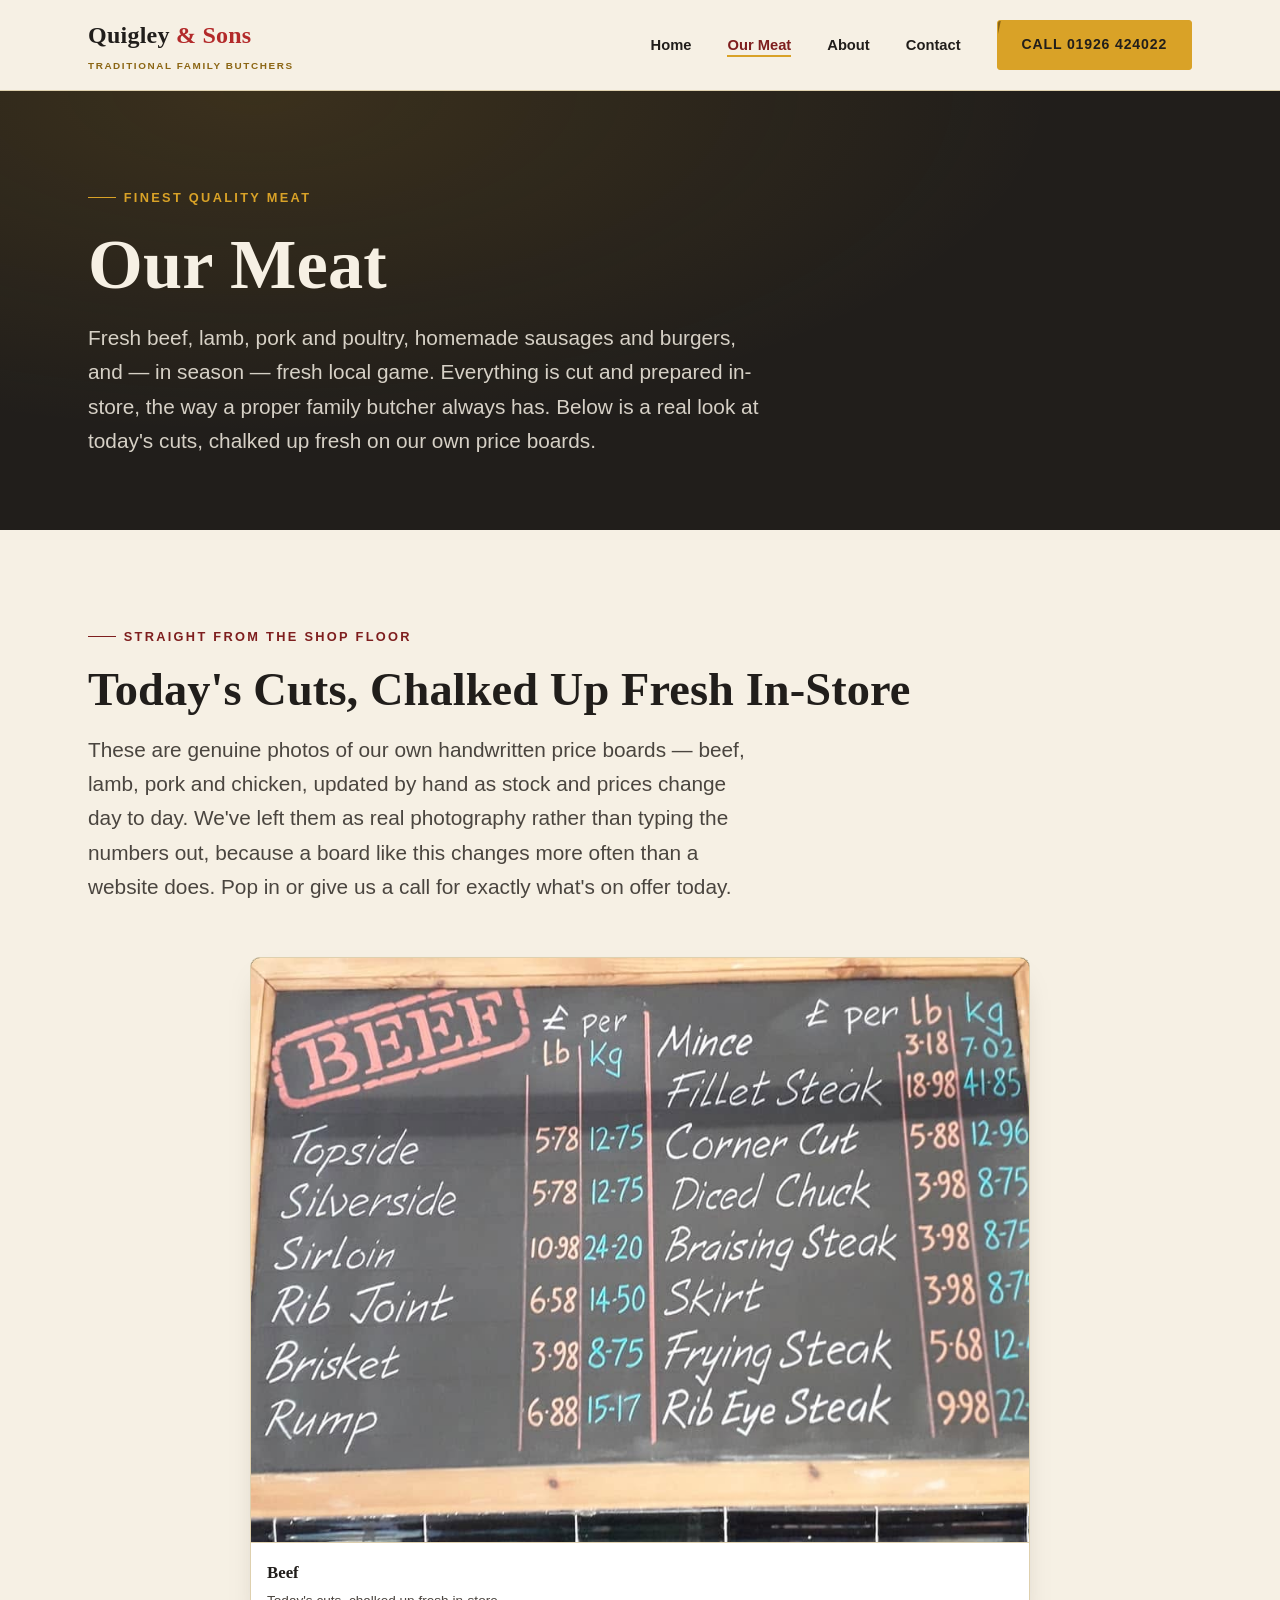
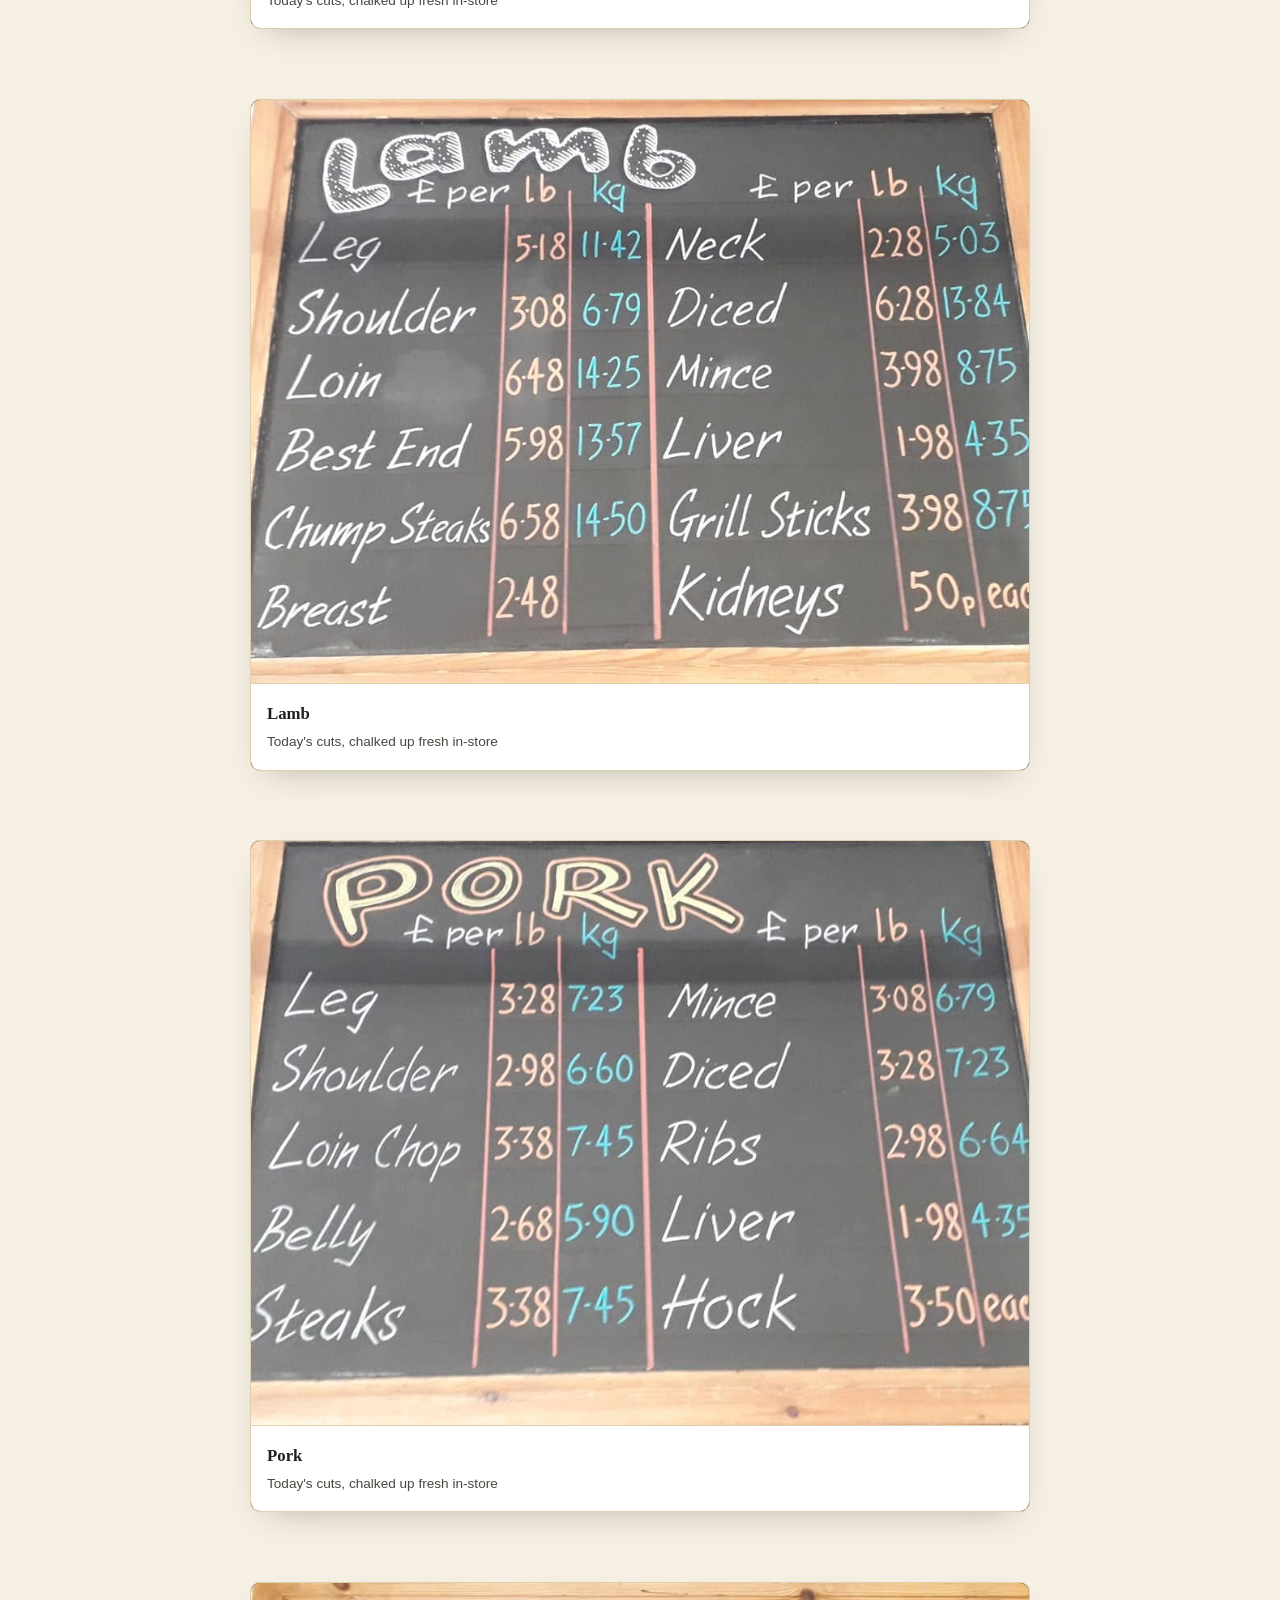
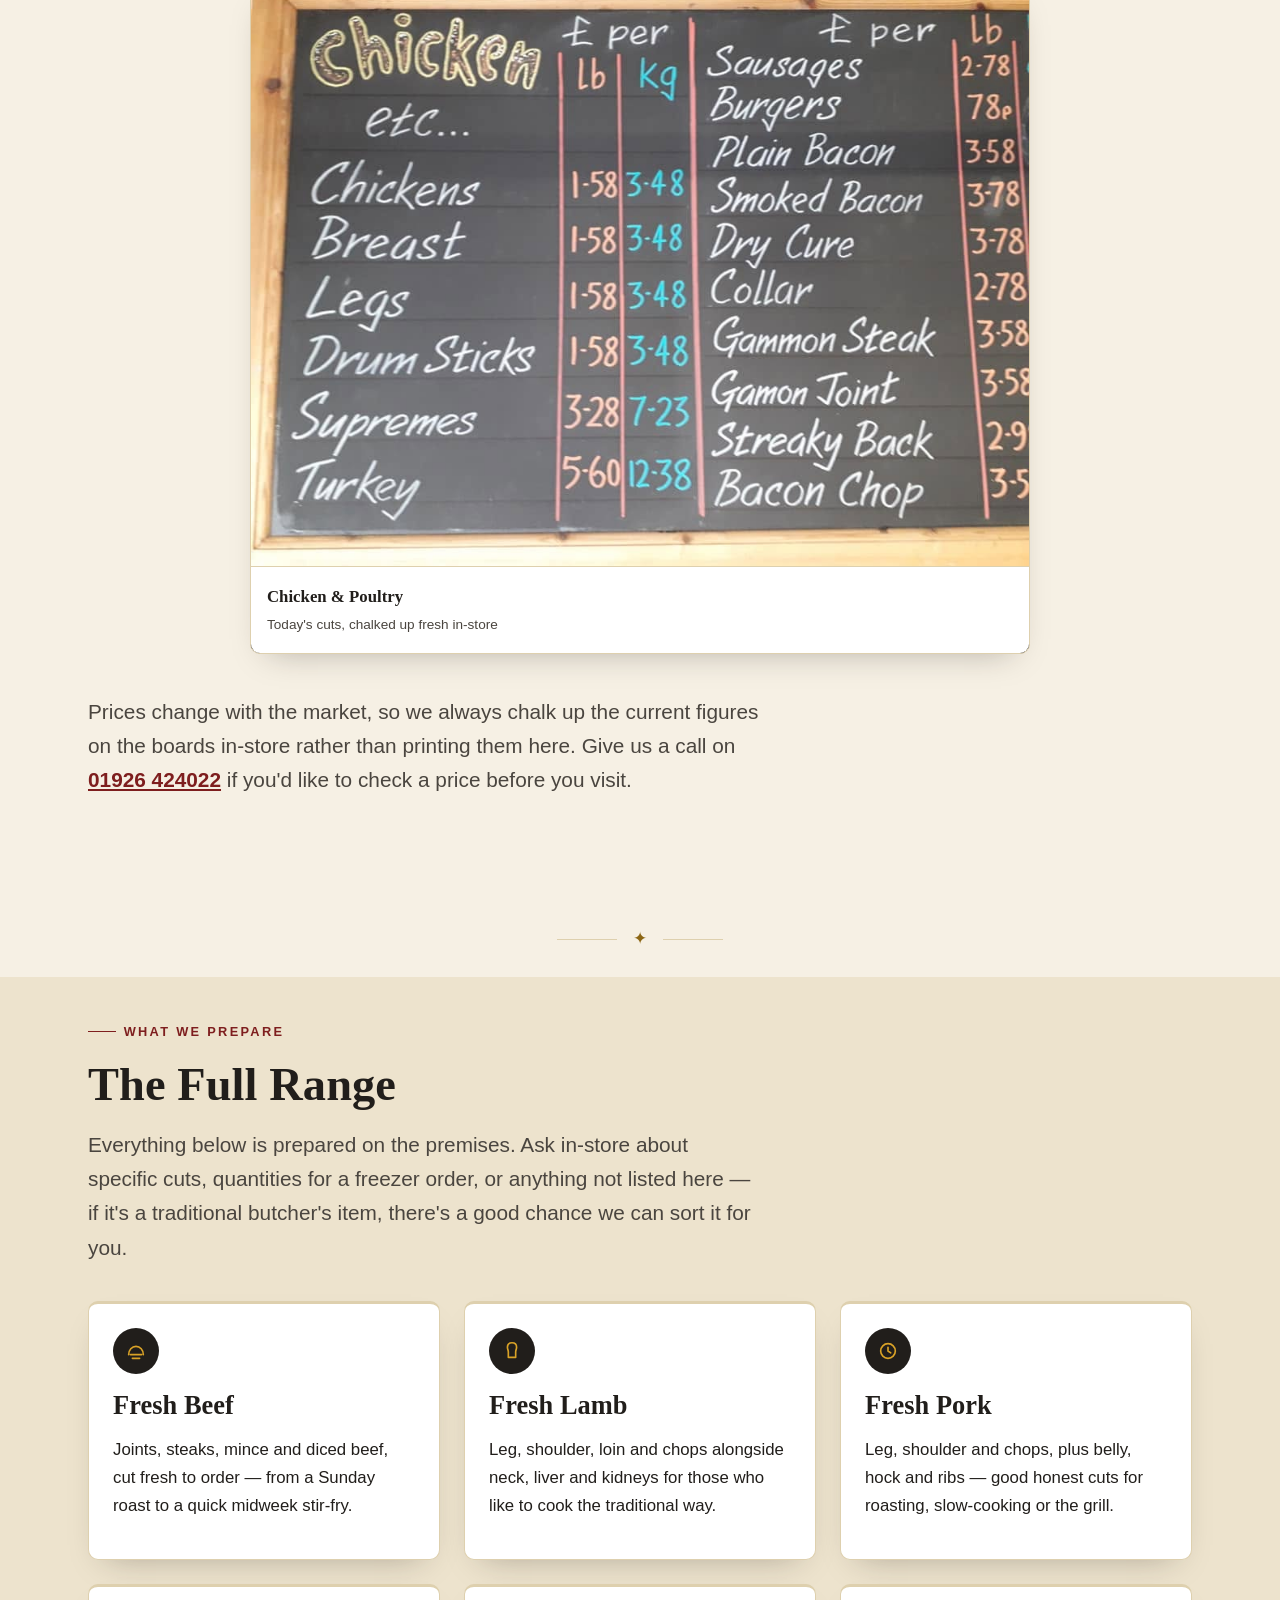
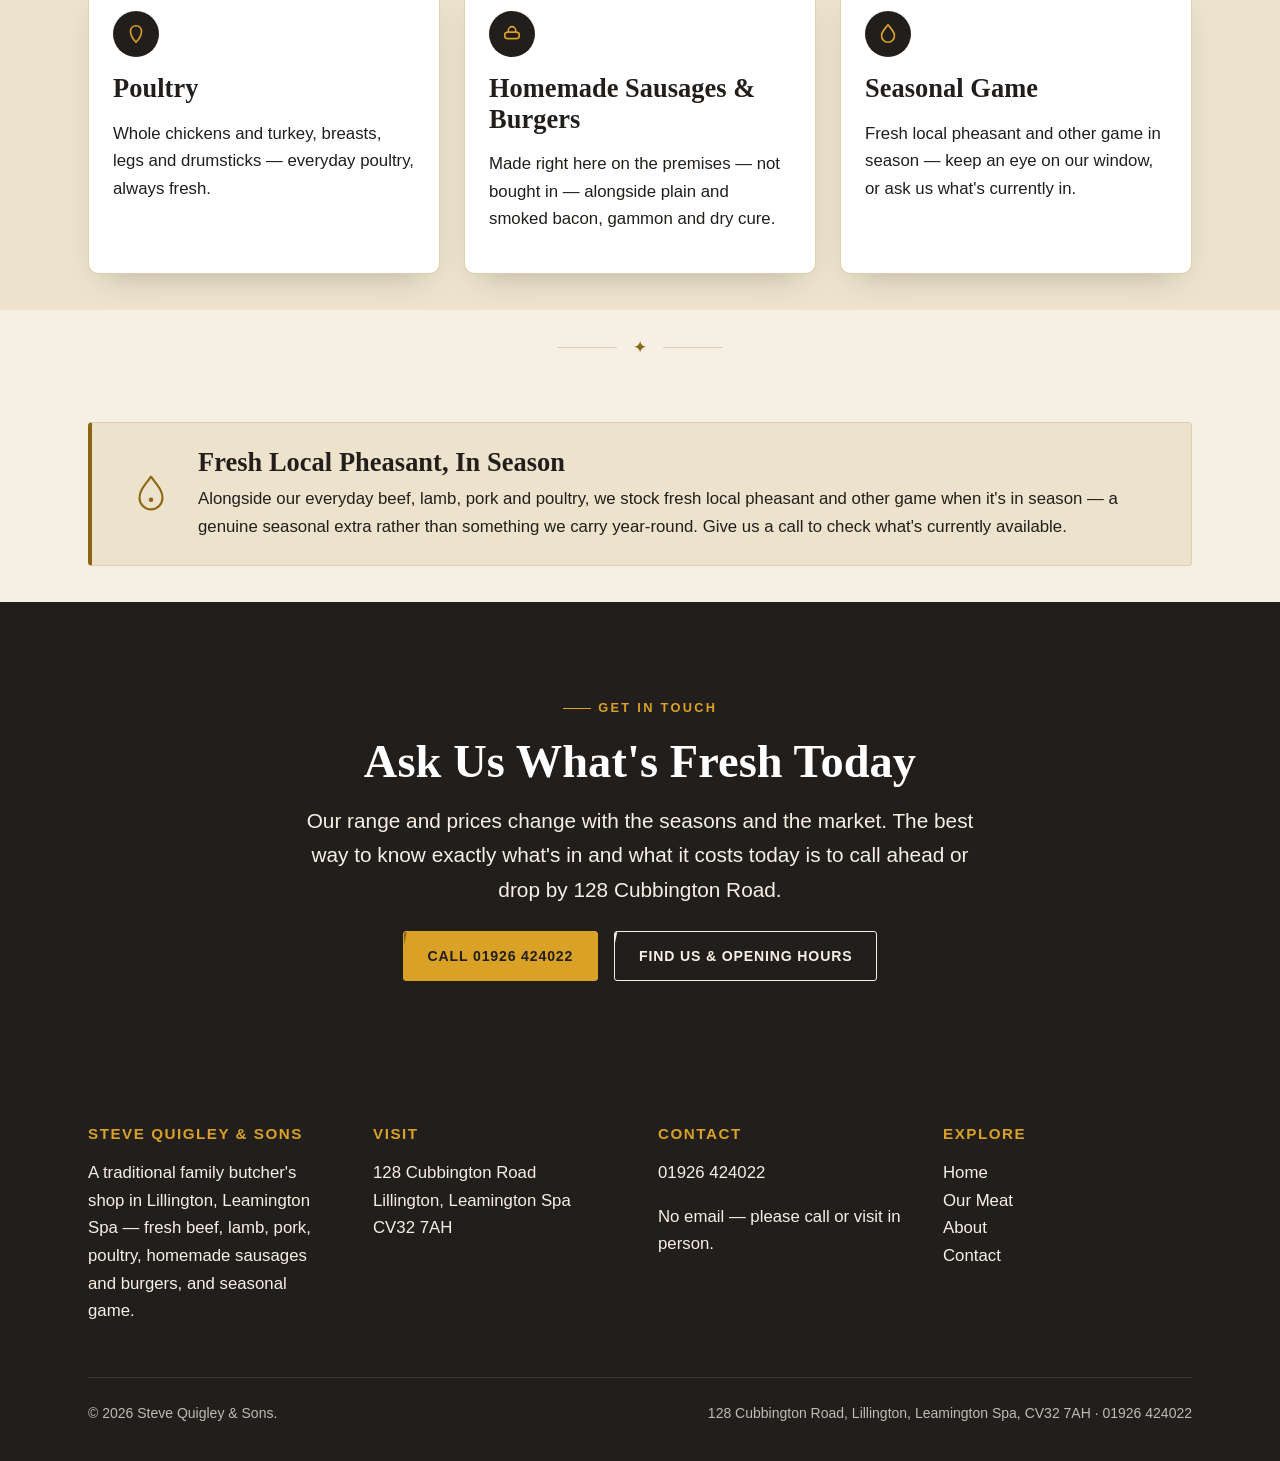
<file: meat.html>
<!doctype html>
<html lang="en-GB" class="no-js">
<head>
<meta charset="UTF-8">
<meta name="viewport" content="width=device-width, initial-scale=1.0">
<title>Our Meat | Steve Quigley &amp; Sons, Traditional Family Butchers</title>
<meta name="description" content="Fresh beef, lamb, pork and poultry, homemade sausages and burgers, and seasonal game at Steve Quigley &amp; Sons, Lillington, Leamington Spa. Today's cuts, chalked up fresh in-store.">
<link rel="icon" href="assets/img/favicon.svg" type="image/svg+xml">
<link rel="stylesheet" href="assets/css/tokens.css">
<link rel="stylesheet" href="assets/css/main.css">
<style>
  /* ---- Page-specific: Our Meat ---- */

  /* Page header */
  .page-header {
    position: relative;
    padding-block: var(--space-6) var(--space-5);
    overflow: hidden;
  }
  .page-header::before {
    content: "";
    position: absolute;
    inset: 0;
    background:
      radial-gradient(ellipse at 20% 0%, rgba(217, 162, 39, 0.14), transparent 55%),
      var(--color-charcoal);
    z-index: -1;
  }
  .page-header .eyebrow { color: var(--color-mustard); }
  .page-header h1, .page-header .lead { color: var(--color-cream); }
  .page-header .lead { color: rgba(246, 240, 228, 0.85); }

  /* Chalkboard gallery: real photography of the shop's own price boards,
     shown as honest in-store texture rather than transcribed data (prices
     change and handwriting can be misread — the photos speak for themselves). */
  .chalkboard-gallery {
    display: grid;
    grid-template-columns: 1fr;
    gap: var(--space-4);
    margin-top: var(--space-4);
    max-width: 860px;
    margin-inline: auto;
  }
  .chalkboard-item {
    position: relative;
    border-radius: var(--radius-md);
    overflow: hidden;
    border: 1px solid var(--color-line);
    box-shadow: var(--shadow-card);
    background: var(--color-charcoal);
  }
  .chalkboard-item img {
    width: 100%;
    height: auto;
    aspect-ratio: 4 / 3;
    object-fit: cover;
    transition: transform var(--dur-med) var(--ease-out);
  }
  .chalkboard-item:hover img { transform: scale(1.06); }
  .chalkboard-item figcaption {
    padding: var(--space-2);
    font-family: var(--font-sans);
    font-size: 0.85rem;
    color: var(--color-text-soft);
    background: var(--color-surface);
    border-top: 1px solid var(--color-line);
  }
  .chalkboard-item figcaption strong {
    display: block;
    font-family: var(--font-display);
    font-size: 1.05rem;
    color: var(--color-charcoal);
    margin-bottom: 0.2em;
  }

  /* Honest pricing note */
  .price-note {
    margin-top: var(--space-3);
  }

  /* Range cards */
  .range-cards {
    display: grid;
    grid-template-columns: repeat(3, 1fr);
    gap: var(--space-3);
  }
  @media (max-width: 899px) {
    .range-cards { grid-template-columns: 1fr; }
  }
  .range-card__icon {
    width: 46px;
    height: 46px;
    border-radius: 50%;
    background: var(--color-charcoal);
    color: var(--color-mustard);
    display: flex;
    align-items: center;
    justify-content: center;
    margin-bottom: var(--space-2);
  }
  .range-card__icon svg { width: 22px; height: 22px; }
  .range-card p { font-family: var(--font-sans); font-size: 0.95rem; color: var(--color-text-soft); margin-bottom: 0; }

  /* Seasonal game callout */
  .game-callout {
    display: grid;
    grid-template-columns: auto 1fr;
    gap: var(--space-3);
    align-items: center;
    background: var(--color-cream-deep);
    border: 1px solid var(--color-line);
    border-left: 4px solid var(--color-mustard-deep);
    border-radius: var(--radius-sm);
    padding: var(--space-3) var(--space-4);
  }
  .game-callout__icon {
    width: 46px;
    height: 46px;
    flex-shrink: 0;
    color: var(--color-mustard-deep);
  }
  @media (max-width: 639px) {
    .game-callout { grid-template-columns: 1fr; text-align: left; }
    .game-callout__icon { display: none; }
  }

  /* CTA band */
  .cta-band {
    text-align: center;
  }
  .cta-band .btn-row {
    display: flex;
    gap: var(--space-2);
    justify-content: center;
    flex-wrap: wrap;
    margin-top: var(--space-3);
  }
</style>
</head>
<body>
<a class="skip-link" href="#main">Skip to content</a>

<div class="scroll-progress" aria-hidden="true"><div class="scroll-progress__fill"></div></div>

<header class="site-header">
  <div class="container nav">
    <a class="nav__brand" href="index.html">
      <span>
        <span class="nav__brand-mark">Quigley<span> &amp; Sons</span></span>
        <span class="nav__brand-sub">Traditional Family Butchers</span>
      </span>
    </a>
    <button class="nav__toggle" aria-expanded="false" aria-controls="primary-nav" aria-label="Toggle menu">
      <span class="nav__toggle-icon"></span>
    </button>
    <ul class="nav__menu" id="primary-nav" data-open="false">
      <li><a href="index.html">Home</a></li>
      <li><a href="meat.html" aria-current="page">Our Meat</a></li>
      <li><a href="about.html">About</a></li>
      <li><a href="contact.html">Contact</a></li>
      <li><a class="btn btn--mustard" href="tel:01926424022">Call 01926 424022</a></li>
    </ul>
  </div>
</header>

<main id="main">

  <!-- Page header -->
  <section class="page-header">
    <div class="container">
      <span class="eyebrow">Finest Quality Meat</span>
      <h1 data-reveal="up" data-reveal-delay="1">Our Meat</h1>
      <p class="lead" data-reveal="up" data-reveal-delay="2">
        Fresh beef, lamb, pork and poultry, homemade sausages and burgers, and — in season — fresh
        local game. Everything is cut and prepared in-store, the way a proper family butcher always
        has. Below is a real look at today's cuts, chalked up fresh on our own price boards.
      </p>
    </div>
  </section>

  <!-- Chalkboard gallery: real photography -->
  <section class="section" data-reveal="fade">
    <div class="container">
      <span class="eyebrow">Straight From The Shop Floor</span>
      <h2>Today's Cuts, Chalked Up Fresh In-Store</h2>
      <p class="lead">
        These are genuine photos of our own handwritten price boards — beef, lamb, pork and chicken,
        updated by hand as stock and prices change day to day. We've left them as real photography
        rather than typing the numbers out, because a board like this changes more often than a
        website does. Pop in or give us a call for exactly what's on offer today.
      </p>

      <div class="chalkboard-gallery">
        <figure class="chalkboard-item" data-reveal="scale" data-reveal-delay="1">
          <img src="assets/img/facebook/fb-price-board-beef.jpg" width="960" height="720" loading="lazy" alt="Handwritten chalkboard listing beef cuts and today's prices, including mince, fillet steak, silverside, topside, sirloin joint, brisket, rump and diced chuck">
          <figcaption><strong>Beef</strong>Today's cuts, chalked up fresh in-store</figcaption>
        </figure>
        <figure class="chalkboard-item" data-reveal="scale" data-reveal-delay="2">
          <img src="assets/img/facebook/fb-price-board-lamb.jpg" width="960" height="720" loading="lazy" alt="Handwritten chalkboard listing lamb cuts and today's prices, including leg, shoulder, loin, best end, chump steaks, breast, neck, diced, mince, liver, grill sticks and kidneys">
          <figcaption><strong>Lamb</strong>Today's cuts, chalked up fresh in-store</figcaption>
        </figure>
        <figure class="chalkboard-item" data-reveal="scale" data-reveal-delay="3">
          <img src="assets/img/facebook/fb-price-board-pork.jpg" width="960" height="720" loading="lazy" alt="Handwritten chalkboard listing pork cuts and today's prices, including leg, shoulder, chops, belly, hocks, mince, diced, ribs and liver">
          <figcaption><strong>Pork</strong>Today's cuts, chalked up fresh in-store</figcaption>
        </figure>
        <figure class="chalkboard-item" data-reveal="scale" data-reveal-delay="4">
          <img src="assets/img/facebook/fb-price-board-chicken.jpg" width="960" height="720" loading="lazy" alt="Handwritten chalkboard listing chicken and poultry cuts and today's prices, including whole chickens, breast, legs, drumsticks and supremes, plus homemade sausages, burgers, bacon and gammon">
          <figcaption><strong>Chicken &amp; Poultry</strong>Today's cuts, chalked up fresh in-store</figcaption>
        </figure>
      </div>

      <p class="lead price-note">
        Prices change with the market, so we always chalk up the current figures on the boards
        in-store rather than printing them here. Give us a call on
        <a href="tel:01926424022" style="color: var(--color-red-dark); font-weight: 600;">01926 424022</a>
        if you'd like to check a price before you visit.
      </p>
    </div>
  </section>

  <div class="container"><div class="ornament" aria-hidden="true">&#10022;</div></div>

  <!-- The range -->
  <section class="section section--tight section--cream-deep" data-reveal="up">
    <div class="container">
      <span class="eyebrow">What We Prepare</span>
      <h2>The Full Range</h2>
      <p class="lead">
        Everything below is prepared on the premises. Ask in-store about specific cuts, quantities
        for a freezer order, or anything not listed here — if it's a traditional butcher's item,
        there's a good chance we can sort it for you.
      </p>

      <div class="range-cards" style="margin-top: var(--space-4);">
        <div class="card" data-reveal="up" data-reveal-delay="1">
          <div class="range-card__icon" aria-hidden="true">
            <svg viewBox="0 0 24 24" fill="none" stroke="currentColor" stroke-width="1.8" stroke-linecap="round" stroke-linejoin="round"><path d="M4 16c0-5 3.5-9 8-9s8 4 8 9M6 16h12M8 20h8"/></svg>
          </div>
          <h3>Fresh Beef</h3>
          <p>Joints, steaks, mince and diced beef, cut fresh to order — from a Sunday roast to a quick midweek stir-fry.</p>
        </div>
        <div class="card" data-reveal="up" data-reveal-delay="2">
          <div class="range-card__icon" aria-hidden="true">
            <svg viewBox="0 0 24 24" fill="none" stroke="currentColor" stroke-width="1.8" stroke-linecap="round" stroke-linejoin="round"><path d="M12 3c-3 0-5 2-5 5 0 2 1 3 1 5v6h8v-6c0-2 1-3 1-5 0-3-2-5-5-5z"/></svg>
          </div>
          <h3>Fresh Lamb</h3>
          <p>Leg, shoulder, loin and chops alongside neck, liver and kidneys for those who like to cook the traditional way.</p>
        </div>
        <div class="card" data-reveal="up" data-reveal-delay="3">
          <div class="range-card__icon" aria-hidden="true">
            <svg viewBox="0 0 24 24" fill="none" stroke="currentColor" stroke-width="1.8" stroke-linecap="round" stroke-linejoin="round"><circle cx="12" cy="12" r="8"/><path d="M12 8v4l3 2"/></svg>
          </div>
          <h3>Fresh Pork</h3>
          <p>Leg, shoulder and chops, plus belly, hock and ribs — good honest cuts for roasting, slow-cooking or the grill.</p>
        </div>
        <div class="card" data-reveal="up" data-reveal-delay="1">
          <div class="range-card__icon" aria-hidden="true">
            <svg viewBox="0 0 24 24" fill="none" stroke="currentColor" stroke-width="1.8" stroke-linecap="round" stroke-linejoin="round"><path d="M12 3c4 0 6 3 6 6 0 5-3 9-6 12-3-3-6-7-6-12 0-3 2-6 6-6z"/></svg>
          </div>
          <h3>Poultry</h3>
          <p>Whole chickens and turkey, breasts, legs and drumsticks — everyday poultry, always fresh.</p>
        </div>
        <div class="card" data-reveal="up" data-reveal-delay="2">
          <div class="range-card__icon" aria-hidden="true">
            <svg viewBox="0 0 24 24" fill="none" stroke="currentColor" stroke-width="1.8" stroke-linecap="round" stroke-linejoin="round"><rect x="4" y="10" width="16" height="7" rx="3.5"/><path d="M8 10V8a4 4 0 0 1 8 0v2"/></svg>
          </div>
          <h3>Homemade Sausages &amp; Burgers</h3>
          <p>Made right here on the premises — not bought in — alongside plain and smoked bacon, gammon and dry cure.</p>
        </div>
        <div class="card" data-reveal="up" data-reveal-delay="3">
          <div class="range-card__icon" aria-hidden="true">
            <svg viewBox="0 0 24 24" fill="none" stroke="currentColor" stroke-width="1.8" stroke-linecap="round" stroke-linejoin="round"><path d="M12 2C9 6 5 9 5 14a7 7 0 0 0 14 0c0-5-4-8-7-12z"/></svg>
          </div>
          <h3>Seasonal Game</h3>
          <p>Fresh local pheasant and other game in season — keep an eye on our window, or ask us what's currently in.</p>
        </div>
      </div>
    </div>
  </section>

  <div class="container"><div class="ornament" aria-hidden="true">&#10022;</div></div>

  <!-- Seasonal game note -->
  <section class="section section--tight" data-reveal="up">
    <div class="container">
      <div class="game-callout">
        <svg class="game-callout__icon" viewBox="0 0 48 48" fill="none" aria-hidden="true">
          <path d="M24 6c-6 8-12 14-12 22a12 12 0 0 0 24 0c0-8-6-14-12-22z" stroke="currentColor" stroke-width="2.2" stroke-linejoin="round"/>
          <circle cx="24" cy="30" r="2.4" fill="currentColor"/>
        </svg>
        <div>
          <h3 style="margin-bottom: 0.3em;">Fresh Local Pheasant, In Season</h3>
          <p style="margin-bottom: 0;">
            Alongside our everyday beef, lamb, pork and poultry, we stock fresh local pheasant and
            other game when it's in season — a genuine seasonal extra rather than something we
            carry year-round. Give us a call to check what's currently available.
          </p>
        </div>
      </div>
    </div>
  </section>

  <!-- CTA -->
  <section class="section section--deep cta-band" data-reveal="up">
    <div class="container">
      <span class="eyebrow eyebrow--on-dark" style="justify-content: center;">Get In Touch</span>
      <h2>Ask Us What's Fresh Today</h2>
      <p class="lead" style="margin-inline: auto; text-align: center;">
        Our range and prices change with the seasons and the market. The best way to know exactly
        what's in and what it costs today is to call ahead or drop by 128 Cubbington Road.
      </p>
      <div class="btn-row">
        <a class="btn btn--mustard" href="tel:01926424022">Call 01926 424022</a>
        <a class="btn btn--on-dark" href="contact.html">Find Us &amp; Opening Hours</a>
      </div>
    </div>
  </section>

</main>

<footer class="site-footer">
  <div class="container">
    <div class="footer-grid">
      <div>
        <h3>Steve Quigley &amp; Sons</h3>
        <p>A traditional family butcher's shop in Lillington, Leamington Spa — fresh beef, lamb, pork, poultry, homemade sausages and burgers, and seasonal game.</p>
      </div>
      <div>
        <h3>Visit</h3>
        <p>128 Cubbington Road<br>Lillington, Leamington Spa<br>CV32 7AH</p>
      </div>
      <div>
        <h3>Contact</h3>
        <p><a href="tel:01926424022">01926 424022</a></p>
        <p>No email — please call or visit in person.</p>
      </div>
      <div>
        <h3>Explore</h3>
        <ul style="list-style: none; padding: 0; margin: 0;">
          <li><a href="index.html">Home</a></li>
          <li><a href="meat.html">Our Meat</a></li>
          <li><a href="about.html">About</a></li>
          <li><a href="contact.html">Contact</a></li>
        </ul>
      </div>
    </div>
    <div class="footer-bottom">
      <span>&copy; 2026 Steve Quigley &amp; Sons.</span>
      <span>128 Cubbington Road, Lillington, Leamington Spa, CV32 7AH &middot; 01926 424022</span>
    </div>
  </div>
</footer>

<script src="assets/js/main.js"></script>
</body>
</html>
</file>
<file: assets/css/tokens.css>
/* ==========================================================================
   Design tokens — Steve Quigley & Sons, Traditional Family Butchers
   Palette: traditional British high-street butcher — cream awning, red
   signage lettering, chalkboard authenticity. Drawn directly from the shop's
   own real shopfront photo (cream fascia, "BUTCHERS" in red serif lettering,
   black awning/door) and its own chalkboard price boards (mustard-yellow
   chalk lettering) rather than a generic template palette.
   ========================================================================== */

:root {
  /* ---- Colors: core ---- */
  --color-cream: #F6F0E4;         /* page background — from the awning cream */
  --color-cream-deep: #EDE3CD;    /* secondary panel background */
  --color-red: #B32A2A;           /* primary — from the real "BUTCHERS" signage lettering */
  --color-red-dark: #7E1E1E;      /* hover/active state, WCAG AA on cream */
  --color-red-deep: #5C1616;      /* darkest red, for small text needing extra contrast */
  --color-charcoal: #211E1B;      /* dark sections — from the awning/door black */
  --color-charcoal-soft: #4A453F; /* secondary text */
  --color-mustard: #D9A227;       /* accent — chalkboard yellow chalk lettering. Bright/golden, not brass. */
  --color-mustard-deep: #8C6614;  /* darker mustard for small text on cream — WCAG AA */
  --color-mustard-pale: #F1DFAE;  /* pale mustard tint for chips/backgrounds — not for text */
  --color-white: #FFFFFF;
  --color-line: #DED0AE;          /* hairline borders, warm-toned */

  /* Semantic aliases */
  --color-bg: var(--color-cream);
  --color-surface: var(--color-white);
  --color-text: var(--color-charcoal);
  --color-text-soft: var(--color-charcoal-soft);
  --color-primary: var(--color-red);
  --color-accent: var(--color-mustard);
  --color-accent-2: var(--color-red-dark);

  /* ---- Typography ----
     No CDN/webfont dependency (GitHub Pages, no build step): these are
     system-font stacks chosen to read as confident butcher-shop signage
     lettering even on the fallback alone — a slab/serif with real character
     for headings, paired with a clean, legible sans for body copy. */
  --font-display: Georgia, "Iowan Old Style", "Times New Roman", "Noto Serif", serif;
  --font-body: -apple-system, BlinkMacSystemFont, "Segoe UI", "Helvetica Neue", Arial, sans-serif;
  --font-sans: -apple-system, BlinkMacSystemFont, "Segoe UI", "Helvetica Neue", Arial, sans-serif;

  --fs-h1: clamp(2.4rem, 4.4vw + 1rem, 4.4rem);
  --fs-h2: clamp(1.9rem, 2.6vw + 1rem, 2.9rem);
  --fs-h3: clamp(1.3rem, 1.2vw + 1rem, 1.65rem);
  --fs-lead: clamp(1.1rem, 0.7vw + 0.9rem, 1.3rem);
  --fs-body: 1.05rem;
  --fs-small: 0.875rem;
  --fs-eyebrow: 0.8rem;

  --lh-tight: 1.15;
  --lh-body: 1.65;

  /* ---- Spacing scale ---- */
  --space-1: 0.5rem;
  --space-2: 1rem;
  --space-3: 1.5rem;
  --space-4: 2.25rem;
  --space-5: 3.5rem;
  --space-6: 5.5rem;
  --space-7: 8rem;

  /* ---- Layout ---- */
  --container-width: 1200px;
  --container-pad: clamp(1.25rem, 4vw, 3rem);
  --radius-sm: 4px;
  --radius-md: 10px;
  --radius-lg: 22px;

  /* ---- Shadows (warm-toned, not cool grey) ---- */
  --shadow-card: 0 14px 32px -18px rgba(33, 30, 27, 0.35);
  --shadow-card-hover: 0 22px 44px -16px rgba(33, 30, 27, 0.42);
  --shadow-soft: 0 8px 20px -12px rgba(33, 30, 27, 0.25);

  /* ---- Motion ---- */
  --ease-out: cubic-bezier(0.22, 1, 0.36, 1);
  --ease-brass: cubic-bezier(0.16, 0.84, 0.44, 1);
  --dur-fast: 220ms;
  --dur-med: 550ms;
  --dur-slow: 1100ms;

  /* Breakpoints (reference only, used in comments): 640 / 900 / 1200 */
}
</file>
<file: assets/css/main.css>
/* ==========================================================================
   Steve Quigley & Sons — shared stylesheet
   Reset, layout, nav, footer, buttons, cards, reveal-on-scroll system.
   Page-specific styles live inline in each page's <style> block.
   ========================================================================== */

/* ---- Reset ---- */
*, *::before, *::after { box-sizing: border-box; }
html { scroll-behavior: smooth; }
@media (prefers-reduced-motion: reduce) {
  html { scroll-behavior: auto; }
  *, *::before, *::after {
    animation-duration: 0.001ms !important;
    animation-iteration-count: 1 !important;
    transition-duration: 0.001ms !important;
    scroll-behavior: auto !important;
  }
}
body {
  margin: 0;
  background: var(--color-bg);
  color: var(--color-text);
  font-family: var(--font-body);
  font-size: var(--fs-body);
  line-height: var(--lh-body);
  -webkit-font-smoothing: antialiased;
}
img, svg { max-width: 100%; display: block; }
h1, h2, h3, h4 {
  font-family: var(--font-display);
  line-height: var(--lh-tight);
  letter-spacing: 0.002em;
  margin: 0 0 var(--space-2);
  color: var(--color-charcoal);
  font-weight: 700;
}
h1 { font-size: var(--fs-h1); }
h2 { font-size: var(--fs-h2); }
h3 { font-size: var(--fs-h3); font-weight: 600; }
p { margin: 0 0 var(--space-2); }
a { color: inherit; }
ul, ol { padding-left: 1.2em; }
button { font-family: inherit; }

/* ---- Focus ---- */
:focus-visible {
  outline: 2px solid var(--color-red);
  outline-offset: 3px;
  border-radius: 4px;
}

/* ---- Skip link ---- */
.skip-link {
  position: absolute;
  left: -9999px;
  top: 0;
  background: var(--color-red);
  color: var(--color-white);
  padding: var(--space-1) var(--space-2);
  z-index: 200;
  border-radius: 0 0 var(--radius-sm) 0;
  font-weight: 600;
  font-family: var(--font-sans);
}
.skip-link:focus { left: 0; }

/* ---- Layout helpers ---- */
.container {
  max-width: var(--container-width);
  margin-inline: auto;
  padding-inline: var(--container-pad);
}
.section { padding-block: var(--space-6); }
.section--tight { padding-block: var(--space-4); }
.section--deep {
  background: var(--color-charcoal);
  color: var(--color-cream);
}
.section--deep h2, .section--deep h3 { color: var(--color-white); }
.section--deep .lead { color: var(--color-cream); }
.section--deep .eyebrow { color: var(--color-mustard); }
.section--cream-deep { background: var(--color-cream-deep); }
.lead {
  font-size: var(--fs-lead);
  color: var(--color-text-soft);
  max-width: 58ch;
  font-family: var(--font-sans);
}
.eyebrow {
  display: inline-flex;
  align-items: center;
  gap: 0.6em;
  font-family: var(--font-sans);
  text-transform: uppercase;
  letter-spacing: 0.18em;
  color: var(--color-red-dark);
  font-size: var(--fs-eyebrow);
  font-weight: 700;
  margin-bottom: var(--space-2);
}
.eyebrow::before {
  content: "";
  width: 28px;
  height: 1px;
  background: currentColor;
  display: inline-block;
}
.eyebrow--on-dark { color: var(--color-mustard); }
.text-center { text-align: center; }
.text-center .eyebrow::before { display: none; }
.visually-hidden {
  position: absolute; width: 1px; height: 1px; overflow: hidden;
  clip: rect(0 0 0 0); white-space: nowrap;
}

/* ---- Scroll progress line (desktop cohesion device) ---- */
.scroll-progress {
  position: fixed;
  left: 0;
  top: 0;
  width: 3px;
  height: 100vh;
  z-index: 90;
  pointer-events: none;
  display: none;
}
.scroll-progress__fill {
  width: 100%;
  height: var(--progress, 0%);
  background: var(--color-mustard);
  transition: height 80ms linear;
}
@media (min-width: 900px) {
  .scroll-progress { display: block; }
}

/* ---- Header / Nav ---- */
.site-header {
  position: sticky;
  top: 0;
  z-index: 100;
  background: var(--color-cream);
  border-bottom: 1px solid var(--color-line);
}
.nav {
  display: flex;
  align-items: center;
  justify-content: space-between;
  padding-block: var(--space-2);
  gap: var(--space-3);
}
.nav__brand {
  display: inline-flex;
  align-items: center;
  gap: 0.65em;
  text-decoration: none;
  white-space: nowrap;
}
.nav__brand-mark {
  font-family: var(--font-display);
  font-weight: 700;
  font-size: 1.5rem;
  letter-spacing: 0.01em;
  color: var(--color-charcoal);
}
.nav__brand-mark span { color: var(--color-red); }
.nav__brand-sub {
  display: block;
  font-family: var(--font-sans);
  font-size: 0.62rem;
  text-transform: uppercase;
  letter-spacing: 0.16em;
  color: var(--color-mustard-deep);
  font-weight: 700;
  margin-top: 2px;
}
.nav__toggle {
  display: none;
  background: none;
  border: 2px solid var(--color-charcoal);
  border-radius: var(--radius-sm);
  width: 44px;
  height: 44px;
  align-items: center;
  justify-content: center;
  cursor: pointer;
}
.nav__toggle-icon,
.nav__toggle-icon::before,
.nav__toggle-icon::after {
  display: block;
  width: 20px;
  height: 2px;
  background: var(--color-charcoal);
  position: relative;
  transition: transform var(--dur-fast) var(--ease-out), opacity var(--dur-fast);
}
.nav__toggle-icon::before { content: ""; position: absolute; top: -6px; }
.nav__toggle-icon::after { content: ""; position: absolute; top: 6px; }
.nav__toggle[aria-expanded="true"] .nav__toggle-icon { background: transparent; }
.nav__toggle[aria-expanded="true"] .nav__toggle-icon::before { transform: translateY(6px) rotate(45deg); }
.nav__toggle[aria-expanded="true"] .nav__toggle-icon::after { transform: translateY(-6px) rotate(-45deg); }

.nav__menu {
  display: flex;
  align-items: center;
  gap: var(--space-4);
  list-style: none;
  margin: 0;
  padding: 0;
  font-family: var(--font-sans);
}
.nav__menu a:not(.btn) {
  text-decoration: none;
  font-weight: 600;
  font-size: 0.92rem;
  color: var(--color-charcoal);
  position: relative;
  padding-bottom: 4px;
}
.nav__menu a:not(.btn)::after {
  content: "";
  position: absolute;
  left: 0; bottom: 0;
  width: 0;
  height: 2px;
  background: var(--color-mustard);
  transition: width var(--dur-fast) var(--ease-out);
}
.nav__menu a:not(.btn):hover::after,
.nav__menu a[aria-current="page"]::after { width: 100%; }
.nav__menu a[aria-current="page"] { color: var(--color-red-dark); }

@media (max-width: 899px) {
  .nav__toggle { display: inline-flex; }
  .nav__menu {
    position: fixed;
    inset: 68px 0 0 0;
    background: var(--color-cream);
    flex-direction: column;
    align-items: flex-start;
    padding: var(--space-4) var(--container-pad);
    gap: var(--space-3);
    transform: translateX(100%);
    transition: transform var(--dur-med) var(--ease-out);
    overflow-y: auto;
  }
  .nav__menu[data-open="true"] { transform: translateX(0); }
}

/* ---- Buttons ---- */
.btn {
  display: inline-flex;
  align-items: center;
  gap: 0.5em;
  text-decoration: none;
  font-weight: 600;
  font-family: var(--font-sans);
  text-transform: uppercase;
  letter-spacing: 0.06em;
  font-size: 0.88rem;
  padding: 0.9em 1.7em;
  border-radius: 3px;
  border: 1.5px solid transparent;
  cursor: pointer;
  position: relative;
  overflow: hidden;
  isolation: isolate;
  min-height: 44px;
}
.btn::before {
  content: "";
  position: absolute;
  inset: 0;
  z-index: -1;
  transform: translateX(-101%) skewX(-12deg);
  transition: transform var(--dur-med) var(--ease-out);
}
.btn:hover::before,
.btn:focus-visible::before { transform: translateX(0) skewX(-12deg); }

.btn--primary {
  background: var(--color-red);
  color: var(--color-white);
  border-color: var(--color-red);
}
.btn--primary::before { background: var(--color-red-dark); }

.btn--mustard {
  background: var(--color-mustard);
  color: var(--color-charcoal);
  border-color: var(--color-mustard);
}
.btn--mustard::before { background: var(--color-mustard-deep); }
.btn--mustard:hover, .btn--mustard:focus-visible { color: var(--color-white); }

.btn--ghost {
  background: transparent;
  border-color: currentColor;
  color: var(--color-charcoal);
}
.btn--ghost::before { background: var(--color-charcoal); }
.btn--ghost:hover, .btn--ghost:focus-visible { color: var(--color-cream); }

.btn--on-dark { color: var(--color-cream); border-color: var(--color-cream); }
.btn--on-dark::before { background: var(--color-cream); }
.btn--on-dark:hover, .btn--on-dark:focus-visible { color: var(--color-charcoal); }

/* ---- Cards ---- */
.card {
  background: var(--color-surface);
  border: 1px solid var(--color-line);
  border-top: 3px solid var(--color-line);
  border-radius: var(--radius-md);
  padding: var(--space-3);
  box-shadow: var(--shadow-card);
  transition: transform var(--dur-fast) var(--ease-out),
              box-shadow var(--dur-fast) var(--ease-out),
              border-color var(--dur-fast) var(--ease-out);
}
.card:hover {
  transform: translateY(-4px);
  box-shadow: var(--shadow-card-hover);
  border-top-color: var(--color-mustard);
}

/* ---- Chips / signage-style tags ---- */
.chip {
  display: inline-block;
  background: var(--color-mustard-pale);
  color: var(--color-charcoal);
  border-radius: 999px;
  padding: 0.35em 0.95em;
  font-size: var(--fs-small);
  font-family: var(--font-sans);
  font-weight: 600;
  margin: 0 0.4em 0.4em 0;
  border: 1px solid var(--color-line);
}
.chip--dark {
  background: var(--color-charcoal);
  color: var(--color-mustard);
  border-color: var(--color-charcoal);
}

/* ---- Provenance-style label (small tag on images/cards) ---- */
.label-tag {
  display: inline-flex;
  align-items: center;
  gap: 0.5em;
  font-family: var(--font-sans);
  text-transform: uppercase;
  letter-spacing: 0.1em;
  font-size: 0.7rem;
  font-weight: 700;
  color: var(--color-mustard);
  background: var(--color-charcoal);
  padding: 0.4em 0.8em;
  border-radius: 2px;
}

/* ---- Badges (trust bar) ---- */
.badge-row {
  display: flex;
  flex-wrap: wrap;
  gap: var(--space-3);
  align-items: center;
  justify-content: center;
}
.badge {
  font-family: var(--font-sans);
  text-transform: uppercase;
  letter-spacing: 0.08em;
  font-size: 0.85rem;
  font-weight: 600;
  color: var(--color-text-soft);
}

/* ---- Tables (generic data display) ---- */
.price-table {
  width: 100%;
  border-collapse: collapse;
  margin-block: var(--space-2) var(--space-4);
  font-family: var(--font-sans);
}
.price-table th, .price-table td {
  text-align: left;
  padding: 0.8em 1em;
  border-bottom: 1px solid var(--color-line);
}
.price-table th {
  font-family: var(--font-sans);
  text-transform: uppercase;
  letter-spacing: 0.06em;
  color: var(--color-charcoal);
  font-size: 0.82rem;
}
.price-table td:last-child, .price-table th:last-child {
  text-align: right;
  font-family: var(--font-display);
  font-size: 1.2rem;
  color: var(--color-red-dark);
}

/* ---- Accordion (FAQ-style) ---- */
.accordion { border-top: 1px solid var(--color-line); }
.accordion__item { border-bottom: 1px solid var(--color-line); }
.accordion__item summary {
  cursor: pointer;
  list-style: none;
  padding: var(--space-2) 0;
  font-family: var(--font-display);
  font-size: 1.2rem;
  color: var(--color-charcoal);
  display: flex;
  align-items: center;
  justify-content: space-between;
  gap: var(--space-2);
}
.accordion__item summary::-webkit-details-marker { display: none; }
.accordion__item summary::after {
  content: "+";
  font-size: 1.5rem;
  color: var(--color-mustard-deep);
  transition: transform var(--dur-fast) var(--ease-out);
  flex-shrink: 0;
}
.accordion__item[open] summary::after { transform: rotate(45deg); }
.accordion__item p { padding-bottom: var(--space-2); max-width: 65ch; }

/* ---- Reveal-on-scroll system ----
   Elements: <div data-reveal="up|fade|left|right|scale" data-reveal-delay="1..4">
   JS adds .is-visible when in view; reduced-motion users see final state immediately. */
[data-reveal] {
  opacity: 0;
  transition: opacity var(--dur-slow) var(--ease-out), transform var(--dur-slow) var(--ease-out);
  transition-delay: calc(var(--reveal-delay, 0) * 90ms);
}
[data-reveal="up"] { transform: translateY(28px); }
[data-reveal="left"] { transform: translateX(-32px); }
[data-reveal="right"] { transform: translateX(32px); }
[data-reveal="scale"] { transform: scale(0.94); }
[data-reveal].is-visible {
  opacity: 1;
  transform: none;
}
@media (prefers-reduced-motion: reduce) {
  [data-reveal] { opacity: 1; transform: none; transition: none; }
}
.no-js [data-reveal] { opacity: 1; transform: none; }

/* ---- Footer ---- */
.site-footer {
  background: var(--color-charcoal);
  color: var(--color-cream);
  padding-block: var(--space-5) var(--space-4);
}
.site-footer h2, .site-footer h3 { color: var(--color-white); }
.site-footer a { text-decoration: none; }
.site-footer a:hover { color: var(--color-mustard); }
.footer-grid {
  display: grid;
  grid-template-columns: repeat(auto-fit, minmax(200px, 1fr));
  gap: var(--space-4);
  margin-bottom: var(--space-4);
  font-family: var(--font-sans);
}
.footer-grid h3 {
  font-family: var(--font-sans);
  font-size: 0.95rem;
  text-transform: uppercase;
  letter-spacing: 0.1em;
  color: var(--color-mustard);
  margin-bottom: var(--space-2);
}
.footer-social {
  display: flex;
  gap: var(--space-2);
  list-style: none;
  padding: 0;
  margin: var(--space-1) 0 0;
}
.footer-bottom {
  border-top: 1px solid rgba(246, 240, 228, 0.15);
  padding-top: var(--space-3);
  font-size: var(--fs-small);
  font-family: var(--font-sans);
  opacity: 0.75;
  display: flex;
  flex-wrap: wrap;
  justify-content: space-between;
  gap: var(--space-2);
}

/* ---- Generic grids ---- */
.grid {
  display: grid;
  gap: var(--space-3);
}
.grid--2 { grid-template-columns: repeat(2, 1fr); }
.grid--3 { grid-template-columns: repeat(3, 1fr); }
.grid--4 { grid-template-columns: repeat(4, 1fr); }
@media (max-width: 1199px) {
  .grid--4 { grid-template-columns: repeat(2, 1fr); }
}
@media (max-width: 639px) {
  .grid--2, .grid--3, .grid--4 { grid-template-columns: 1fr; }
  h1 { font-size: clamp(2.1rem, 9vw, 2.8rem); }
}

/* ---- Gallery figure (used on Our Meat page) ---- */
.gallery-item {
  position: relative;
  overflow: hidden;
  border-radius: var(--radius-md);
  background: var(--color-charcoal);
}
.gallery-item img {
  width: 100%;
  height: 100%;
  object-fit: cover;
  transition: transform var(--dur-med) var(--ease-out);
}
.gallery-item:hover img { transform: scale(1.06); }
.gallery-item__caption {
  position: absolute;
  inset: auto 0 0 0;
  padding: var(--space-2) var(--space-2) var(--space-1);
  background: linear-gradient(to top, rgba(33, 30, 27, 0.92), rgba(33, 30, 27, 0));
  color: var(--color-cream);
  font-family: var(--font-sans);
}
.gallery-item__caption .title { font-weight: 700; font-size: 0.95rem; display: block; }
.gallery-item__caption .price { color: var(--color-mustard); font-size: 0.85rem; }

/* ---- Divider ornament (butcher-shop flourish) ---- */
.ornament {
  display: flex;
  align-items: center;
  justify-content: center;
  gap: var(--space-2);
  color: var(--color-mustard-deep);
  margin-block: var(--space-3);
}
.ornament::before, .ornament::after {
  content: "";
  height: 1px;
  width: 60px;
  background: var(--color-line);
}

/* ---- Notice / honest-note block (e.g. "phone only", "hours may vary") ---- */
.notice {
  display: grid;
  grid-template-columns: auto 1fr;
  gap: var(--space-3);
  align-items: start;
  background: var(--color-cream-deep);
  border: 1px solid var(--color-line);
  border-left: 4px solid var(--color-red);
  border-radius: var(--radius-sm);
  padding: var(--space-3) var(--space-4);
}
@media (max-width: 639px) {
  .notice { grid-template-columns: 1fr; }
}
.notice__icon {
  width: 40px;
  height: 40px;
  flex-shrink: 0;
  color: var(--color-red-dark);
}
.notice h3 { margin-bottom: 0.3em; }
.notice p { font-family: var(--font-sans); font-size: 0.95rem; color: var(--color-text-soft); margin-bottom: 0; }
.notice p + p { margin-top: 0.6em; }
</file>
